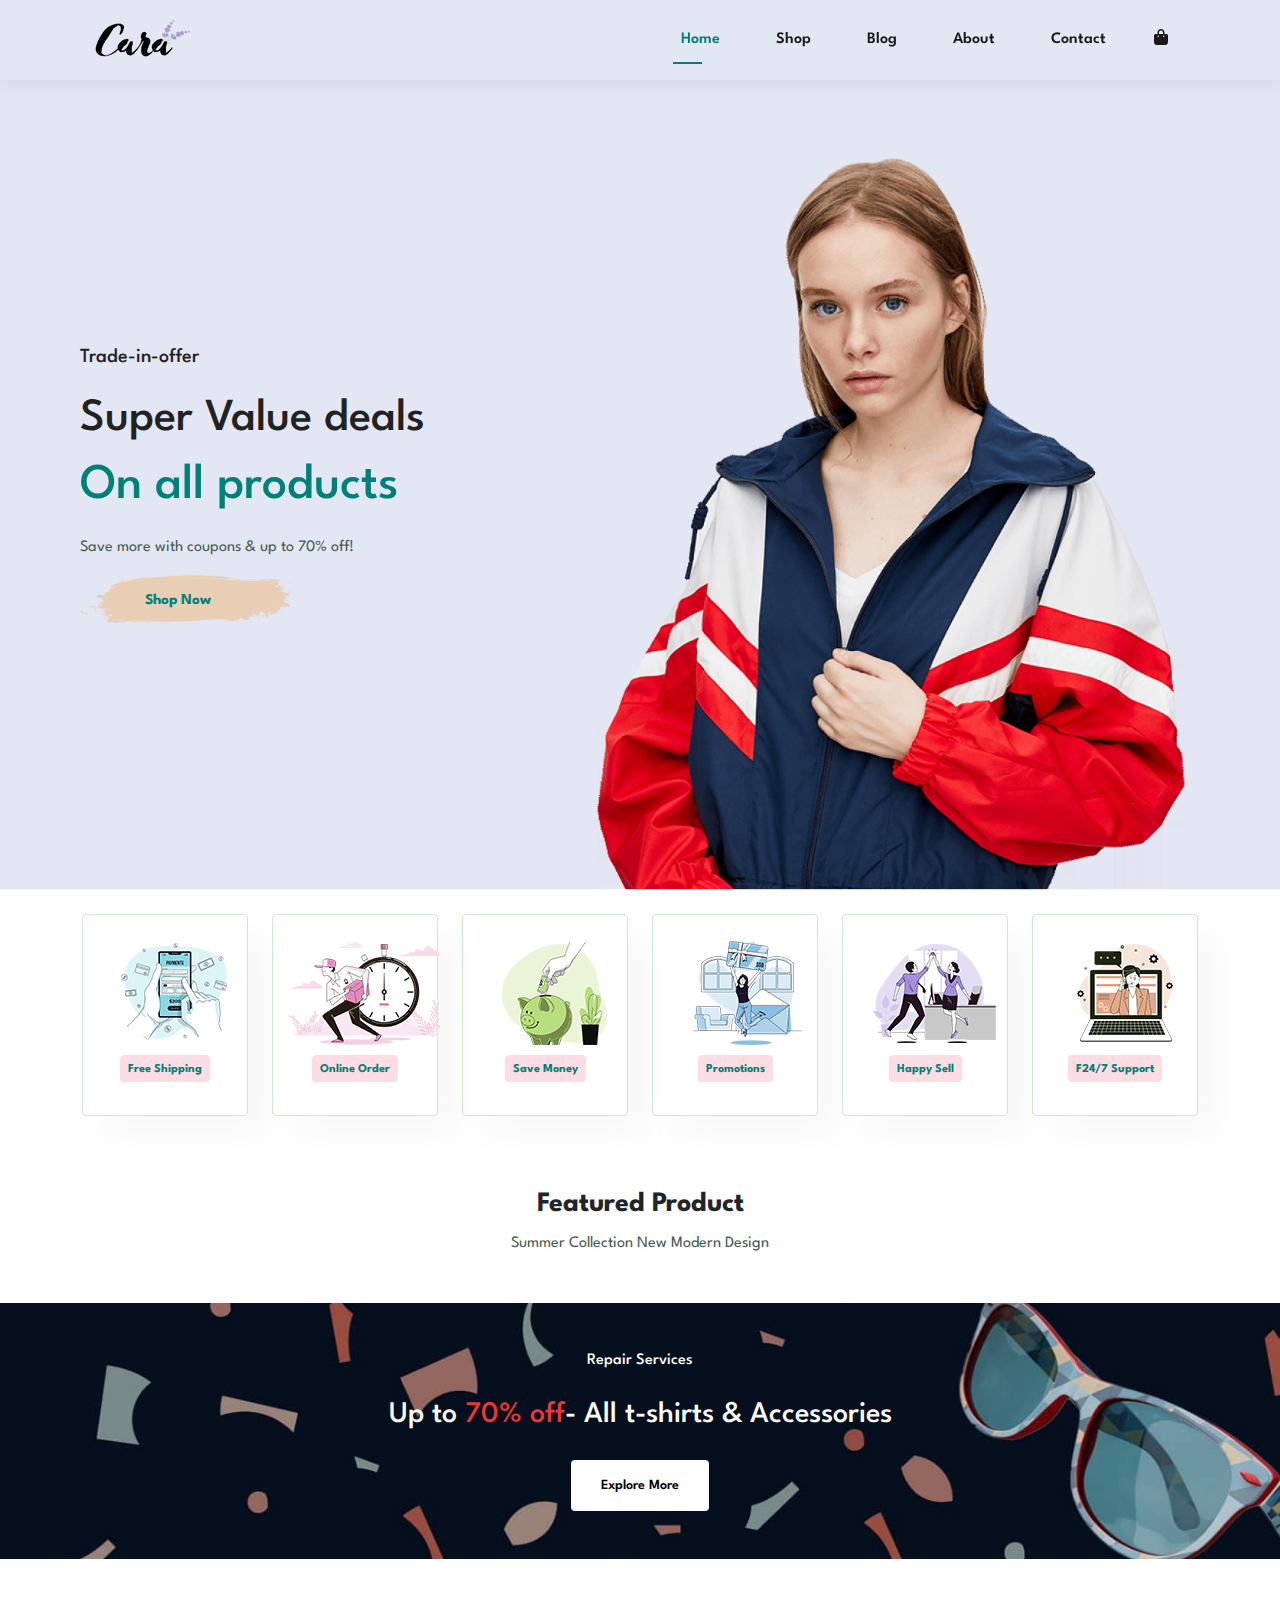
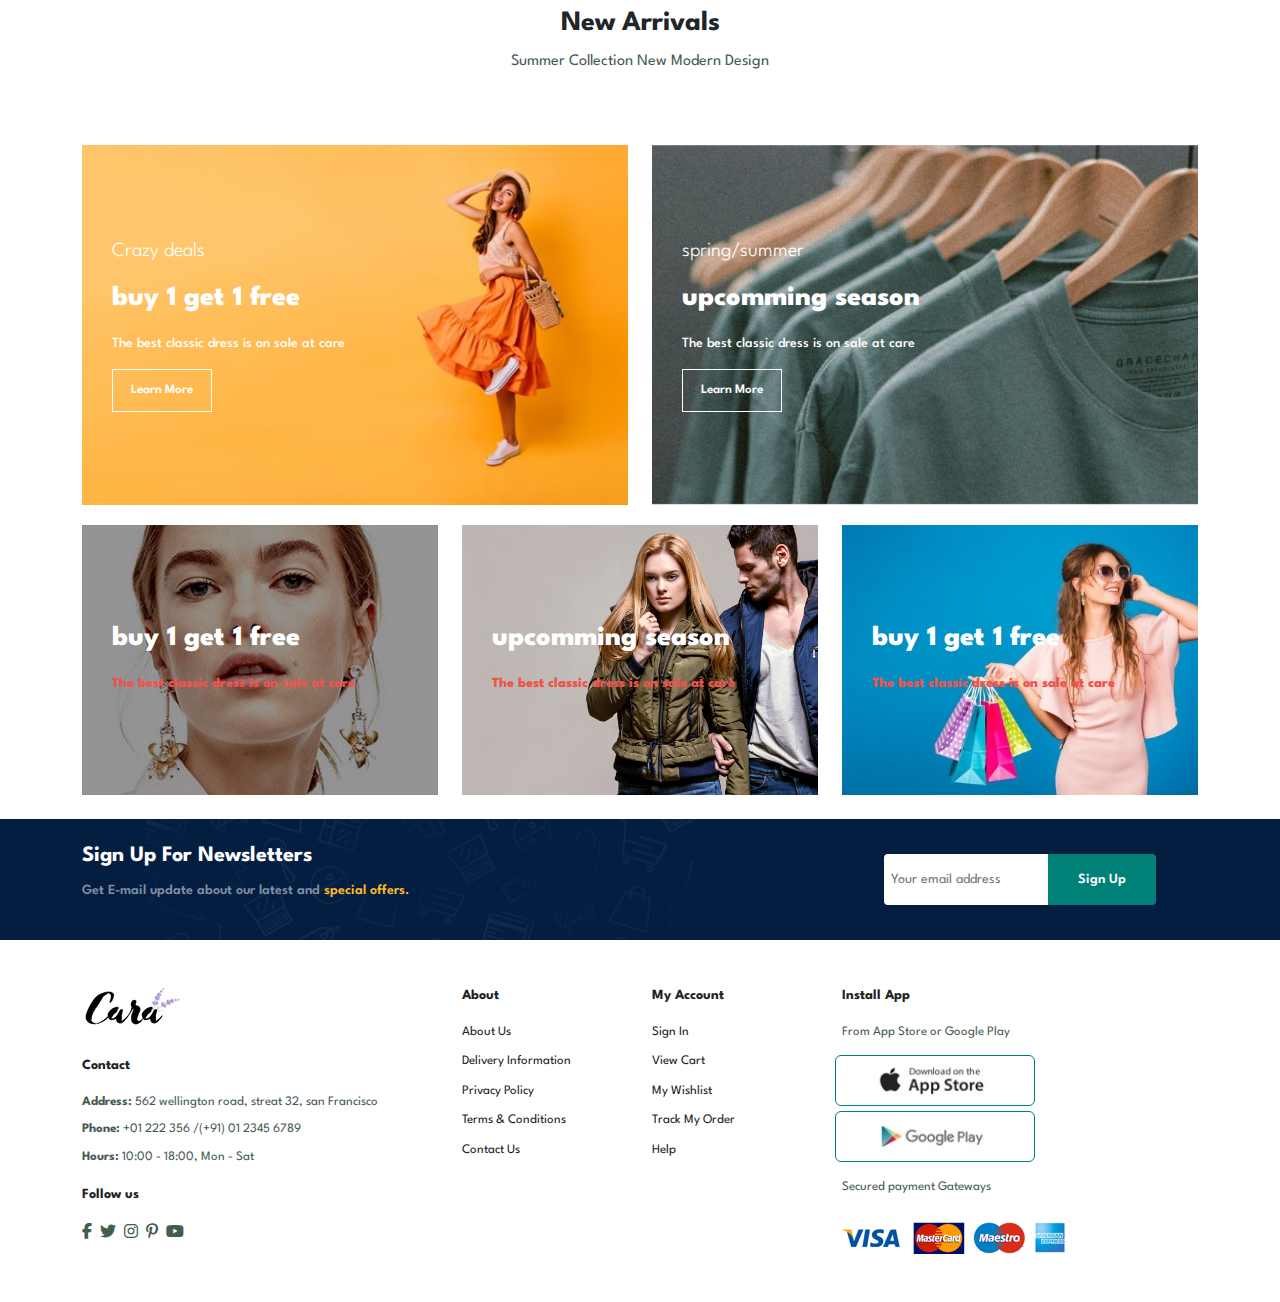
<file: index.html>
<!DOCTYPE html>
<html lang="en">
  <head>
    <meta charset="UTF-8" />
    <meta name="viewport" content="width=device-width, initial-scale=1.0" />
    <link rel="stylesheet" href="css/all.min.css" />
    <link rel="stylesheet" href="css/owl.carousel.css" />
    <link rel="stylesheet" href="css/owl.theme.css" />
    <link rel="stylesheet" href="css/bootstrap.min.css" />
    <link rel="stylesheet" href="css/main.css" />
    <title>Cara</title>
  </head>
  <body>


    <nav class="header navbar navbar-expand-lg " id="header">
      <div class="container">
        <a href="#"><img src="img/logo.png" alt="logo" /></a>
        <button class="navbar-toggler" type="button" data-bs-toggle="collapse" data-bs-target="#navbarSupportedContent" aria-controls="navbarSupportedContent" aria-expanded="false" aria-label="Toggle navigation">
          <span class="navbar-toggler-icon"></span>
        </button>
        <div class="collapse navbar-collapse" id="navbarSupportedContent">
          <ul id="navbar" class="navbar-nav ms-auto mb-2 mb-lg-0">
            <li class="nav-item">
              <a class="nav-link active" aria-current="page" href="#">Home</a>
            </li>
            <li class="nav-item">
              <a class="nav-link" href="shop.html">Shop</a>
            </li>
            <li class="nav-item">
              <a class="nav-link" href="blog.html">Blog</a>
            </li>
            <li class="nav-item">
              <a class="nav-link" href="about.html">About</a>
            </li>
            <li class="nav-item">
              <a class="nav-link" href="contact.html">Contact</a>
            </li>
            <li>
              <a href="cart.html"><i class="fa fa-shopping-bag"></i></a>
            </li>
          </ul>
 
        </div>
      </div>
    </nav>







    <!-- start hero -->
    <section id="hero">
      <h4>Trade-in-offer</h4>
      <h2>Super Value deals</h2>
      <h1>On all products</h1>
      <p>Save more with coupons & up to 70% off!</p>
      <button>Shop Now</button>
    </section>
    <!-- end hero -->

    <!-- start feature -->
    <section class="feature py-4" id="feature">
      <div class="container">
        <div class="row gy-3">
          <div class="col-lg-2 col-md-4">
            <div class="box text-center">
              <img src="img/features/f1.png" alt="" />
              <h6>Free Shipping</h6>
            </div>
          </div>
          <div class="col-lg-2 col-md-4">
            <div class="box text-center">
              <img src="img/features/f2.png" alt="" />
              <h6>Online Order</h6>
            </div>
          </div>
          <div class="col-lg-2 col-md-4">
            <div class="box text-center">
              <img src="img/features/f3.png" alt="" />
              <h6>Save Money</h6>
            </div>
          </div>
          <div class="col-lg-2 col-md-4">
            <div class="box text-center">
              <img src="img/features/f4.png" alt="" />
              <h6>Promotions</h6>
            </div>
          </div>
          <div class="col-lg-2 col-md-4">
            <div class="box text-center">
              <img src="img/features/f5.png" alt="" />
              <h6>Happy Sell</h6>
            </div>
          </div>
          <div class="col-lg-2 col-md-4">
            <div class="box text-center">
              <img src="img/features/f6.png" alt="" />
              <h6>F24/7 Support</h6>
            </div>
          </div>
        </div>
      </div>
    </section>
    <!-- end feature -->

    <!-- start featured product -->
    <section class="product1 py-5" id="product1">
      <div class="container">
        <div class="header-text text-center">
          <h3>Featured Product</h3>
          <p>Summer Collection New Modern Design</p>
        </div>
        <div class="row gy-3" id="box">

        </div>
      </div>
    </section>
    <!-- end featured product -->

    <!-- start banner -->
    <section class="banner py-5" id="banner">
      <h4>Repair Services</h4>
      <h2>Up to <span>70% off</span>- All t-shirts & Accessories</h2>
      <button class="normal">Explore More</button>
    </section>
    <!-- end banner -->


    <!-- start New Arrivals -->
    <section class="product1 py-5" id="product1">
      <div class="container">
        <div class="header-text text-center">
          <h3>New Arrivals</h3>
          <p>Summer Collection New Modern Design</p>
        </div>
        <div class="row gy-3" id="box">

        </div>
      </div>
    </section>
    <!-- end New Arrivals -->


    <!-- start sm-banner -->
    <section class="sm-banner py-4" id="sm-banner">
      <div class="container">
        <div class="row gy-3">
            <div class="col-md-6">
              <div class="banner-box">
                <h4>Crazy deals</h4>
                <h2>buy 1 get 1 free</h2>
                <span>The best classic dress is on sale at care</span>
                <button class="whi">Learn More</button>
              </div>
            </div>
            <div class="col-md-6">
              <div class="banner-box banner-box2">
                <h4>spring/summer</h4>
                <h2>upcomming season</h2>
                <span>The best classic dress is on sale at care</span>
                <button class="whi">Learn More</button>
              </div>
            </div>
        </div>
        <div class="row gy-3 mt-1">
            <div class="col-md-4">
              <div class="banner-box banner-box3">
                <h2>buy 1 get 1 free</h2>
                <span class="re">The best classic dress is on sale at care</span>
              </div>
            </div>
            <div class="col-md-4">
              <div class="banner-box banner-box4">
                <h2>upcomming season</h2>
                <span class="re">The best classic dress is on sale at care</span>
              </div>
            </div>
            <div class="col-md-4">
              <div class="banner-box banner-box5">
                <h2>buy 1 get 1 free</h2>
                <span class="re">The best classic dress is on sale at care</span>
              </div>
            </div>
        </div>

      </div>
    </section>
    <!-- end sm-banner -->


    <!-- start newsletter -->
    <section class="newsletter py-4 " id="newsletter">
        <div class="container">
            <div class="row justify-content-center align-items-center">
                <div class="col-md-8">
                    <div class="newstext">
                        <h4>Sign Up For Newsletters</h4>
                        <p>Get E-mail update about our latest and <span>special offers.</span></p>
                    </div>
                </div>
                <div class="col-md-4">
                    <div class="form">
                        <input type="text" placeholder="Your email address">
                        <button class="normal">Sign Up</button>
                    </div>
                </div>

    </div>
    </div>
    </section>
    <!-- end newsletter -->


    <!-- start footer -->
    <footer class="py-5">
      <div class="container">
        <div class="row gy-5">
          <div class="col-lg-4 col-md-6">
            <img class="logo" src="img/logo.png" alt="">
            <h4>Contact</h4>
            <p><strong>Address: </strong>562 wellington road, streat 32, san Francisco</p>
            <p><strong>Phone: </strong>+01 222 356 /(+91) 01 2345 6789</p>
            <p><strong>Hours: </strong>10:00 - 18:00, Mon - Sat</p>
            <div class="follow">
              <h4>Follow us</h4>
              <div class="icon">
                <i class="fa fa-brands fa-facebook-f"></i>
                <i class="fa fa-brands fa-twitter"></i>
                <i class="fa fa-brands fa-instagram"></i>
                <i class="fa fa-brands fa-pinterest-p"></i>
                <i class="fa fa-brands fa-youtube"></i>

              </div>
            </div>
          </div>
          <div class="col-lg-2 col-md-3">
            <h4>About</h4>
            <a href="">About Us</a>
            <a href="">Delivery Information</a>
            <a href="">Privacy Policy</a>
            <a href="">Terms & Conditions</a>
            <a href="">Contact Us</a>
          </div>
          <div class="col-lg-2 col-md-3">
            <h4>My Account</h4>
            <a href="">Sign In</a>
            <a href="">View Cart</a>
            <a href="">My Wishlist</a>
            <a href="">Track My Order</a>
            <a href="">Help</a>
          </div>
          <div class="col-lg-4 col-md-6">
            <h4>Install App</h4>
            <p>From App Store or Google Play</p>
            <div class="row">
                <img class="pay " src="img/pay/app.jpg" alt="">
                <img class="pay " src="img/pay/play.jpg" alt="">
            </div>
            <p class="py-3">Secured payment Gateways</p>
            <img src="img/pay/pay.png"">
          </div>
        </div>
      </div>
    </footer>
    <!-- end footer -->

    <script src="js/bootstrap.bundle.min.js"></script>
    <script src="js/jquery-3.7.1.min.js"></script>
    <script src="js/owl.carousel.js"></script>
    <script src="js/main.js"></script>
  </body>
</html>
</file>
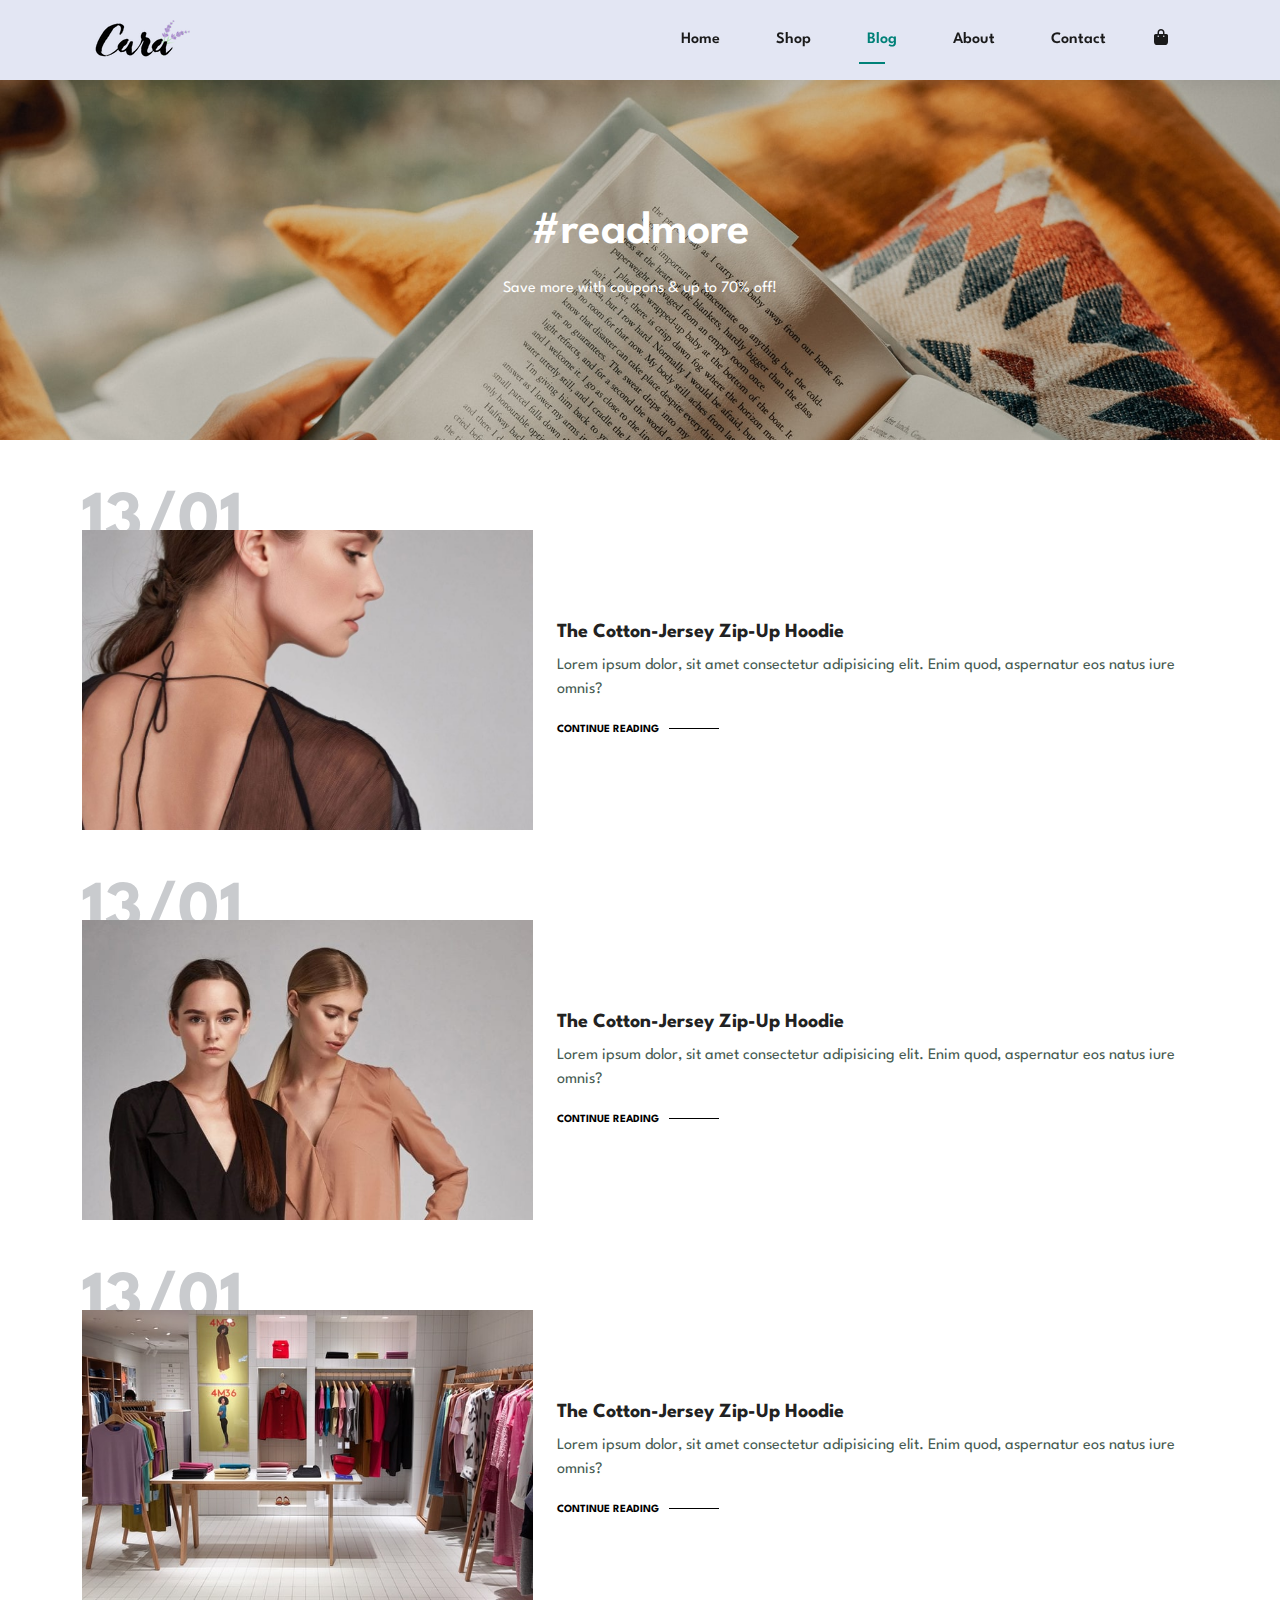
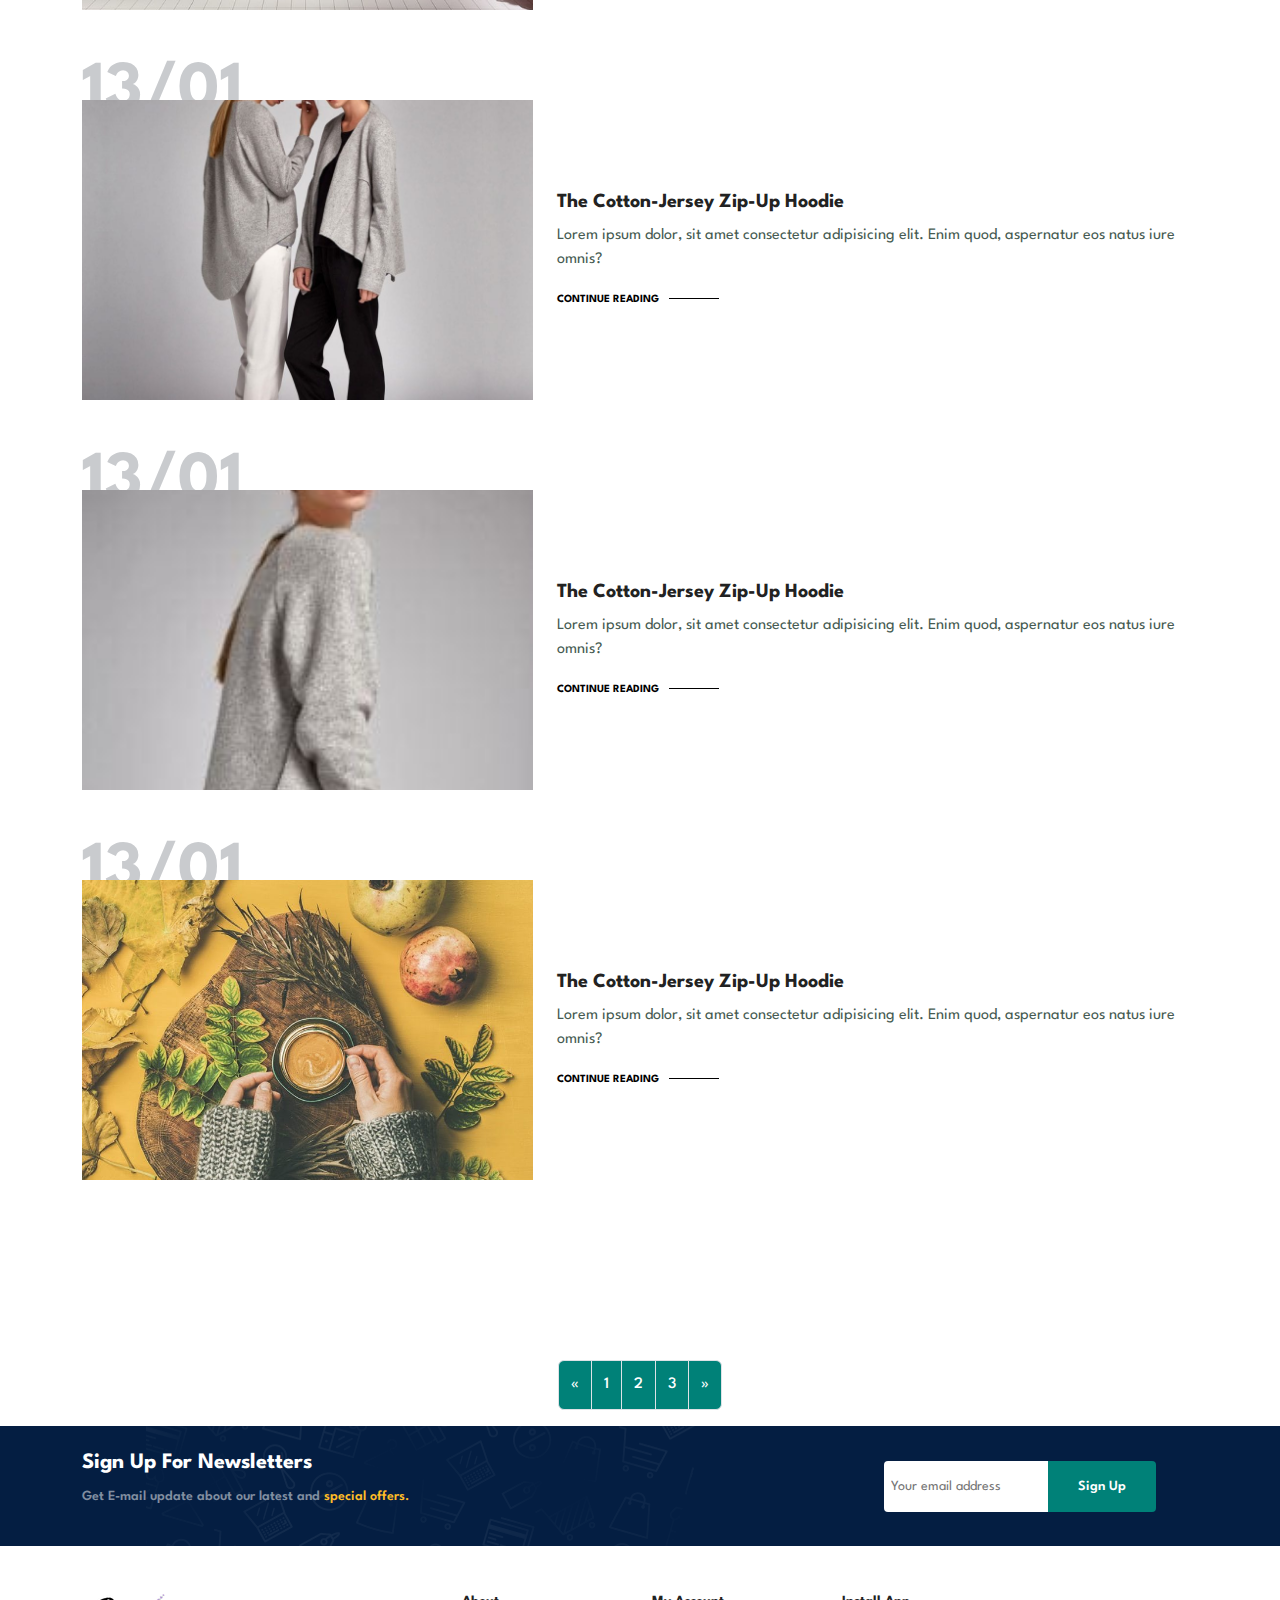
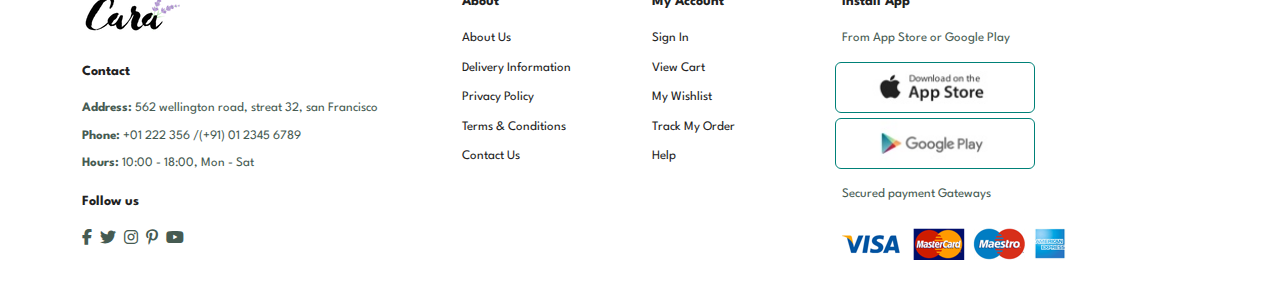
<file: blog.html>
<!DOCTYPE html>
<html lang="en">
  <head>
    <meta charset="UTF-8" />
    <meta name="viewport" content="width=device-width, initial-scale=1.0" />
    <link rel="stylesheet" href="css/all.min.css" />
    <link rel="stylesheet" href="css/owl.carousel.css" />
    <link rel="stylesheet" href="css/owl.theme.css" />
    <link rel="stylesheet" href="css/bootstrap.min.css" />
    <link rel="stylesheet" href="css/main.css" />
    <title>Cara</title>
  </head>
  <body>

    <!-- start header -->
    <nav class="header navbar navbar-expand-lg " id="header">
      <div class="container">
        <a href="#"><img src="img/logo.png" alt="logo" /></a>
        <button class="navbar-toggler" type="button" data-bs-toggle="collapse" data-bs-target="#navbarSupportedContent" aria-controls="navbarSupportedContent" aria-expanded="false" aria-label="Toggle navigation">
          <span class="navbar-toggler-icon"></span>
        </button>
        <div class="collapse navbar-collapse" id="navbarSupportedContent">
          <ul id="navbar" class="navbar-nav ms-auto mb-2 mb-lg-0">
            <li class="nav-item">
              <a class="nav-link " aria-current="page" href="/">Home</a>
            </li>
            <li class="nav-item">
              <a class="nav-link " href="shop.html">Shop</a>
            </li>
            <li class="nav-item">
              <a class="nav-link active" href="blog.html">Blog</a>
            </li>
            <li class="nav-item">
              <a class="nav-link" href="about.html">About</a>
            </li>
            <li class="nav-item">
              <a class="nav-link" href="contact.html">Contact</a>
            </li>
            <li>
              <a href="cart.html"><i class="fa fa-shopping-bag"></i></a>
            </li>
          </ul>
 
        </div>
      </div>
    </nav>
    <!-- start header -->


    <!-- start hero -->
    <section id="page-header" class="blog-header">
      <h2>#readmore</h2>
      <p>Save more with coupons & up to 70% off!</p>
    </section>
    <!-- end hero -->


    <section id="blog" class="py-5">
        <div class="container">
            <div class="row gy-3">
                <div class="col-md-5">
                    <img src="img/blog/b1.jpg" alt="">
                </div>
                <div class="col-md-7 align-self-center">
                    <h4 class="fw-bold">The Cotton-Jersey Zip-Up Hoodie</h4>
                    <p>Lorem ipsum dolor, sit amet consectetur adipisicing elit. Enim quod, aspernatur eos natus iure omnis?</p>
                    <a href="#">CONTINUE READING</a>
                </div>
                <h1>13/01</h1>
            </div>
            <div class="row gy-3">
                <div class="col-md-5">
                    <img src="img/blog/b2.jpg" alt="">
                </div>
                <div class="col-md-7 align-self-center">
                    <h4 class="fw-bold">The Cotton-Jersey Zip-Up Hoodie</h4>
                    <p>Lorem ipsum dolor, sit amet consectetur adipisicing elit. Enim quod, aspernatur eos natus iure omnis?</p>
                    <a href="#">CONTINUE READING</a>
                </div>
                <h1>13/01</h1>
            </div>
            <div class="row gy-3">
                <div class="col-md-5">
                    <img src="img/blog/b3.jpg" alt="">
                </div>
                <div class="col-md-7 align-self-center">
                    <h4 class="fw-bold">The Cotton-Jersey Zip-Up Hoodie</h4>
                    <p>Lorem ipsum dolor, sit amet consectetur adipisicing elit. Enim quod, aspernatur eos natus iure omnis?</p>
                    <a href="#">CONTINUE READING</a>
                </div>
                <h1>13/01</h1>
            </div>
            <div class="row gy-3">
                <div class="col-md-5">
                    <img src="img/blog/b4.jpg" alt="">
                </div>
                <div class="col-md-7 align-self-center">
                    <h4 class="fw-bold">The Cotton-Jersey Zip-Up Hoodie</h4>
                    <p>Lorem ipsum dolor, sit amet consectetur adipisicing elit. Enim quod, aspernatur eos natus iure omnis?</p>
                    <a href="#">CONTINUE READING</a>
                </div>
                <h1>13/01</h1>
            </div>
            <div class="row gy-3">
                <div class="col-md-5">
                    <img src="img/blog/b5.jpg" alt="">
                </div>
                <div class="col-md-7 align-self-center">
                    <h4 class="fw-bold">The Cotton-Jersey Zip-Up Hoodie</h4>
                    <p>Lorem ipsum dolor, sit amet consectetur adipisicing elit. Enim quod, aspernatur eos natus iure omnis?</p>
                    <a href="#">CONTINUE READING</a>
                </div>
                <h1>13/01</h1>
            </div>
            <div class="row gy-3">
                <div class="col-md-5">
                    <img src="img/blog/b6.jpg" alt="">
                </div>
                <div class="col-md-7 align-self-center">
                    <h4 class="fw-bold">The Cotton-Jersey Zip-Up Hoodie</h4>
                    <p>Lorem ipsum dolor, sit amet consectetur adipisicing elit. Enim quod, aspernatur eos natus iure omnis?</p>
                    <a href="#">CONTINUE READING</a>
                </div>
                <h1>13/01</h1>
            </div>
        </div>
    </section>


    <nav aria-label="Page navigation" class="" id="pagination">
        <ul class="pagination justify-content-center">
          <li class="page-item">
            <a class="page-link" href="#" aria-label="Previous">
              <span aria-hidden="true">&laquo;</span>
            </a>
          </li>
          <li class="page-item"><a class="page-link" href="#">1</a></li>
          <li class="page-item"><a class="page-link" href="#">2</a></li>
          <li class="page-item"><a class="page-link" href="#">3</a></li>
          <li class="page-item">
            <a class="page-link" href="#" aria-label="Next">
              <span aria-hidden="true">&raquo;</span>
            </a>
          </li>
        </ul>
      </nav>
    </div>
  </div>


 


    <!-- start newsletter -->
    <section class="newsletter py-4 " id="newsletter">
        <div class="container">
            <div class="row justify-content-between align-items-center">
                <div class="col-md-8">
                    <div class="newstext">
                        <h4>Sign Up For Newsletters</h4>
                        <p>Get E-mail update about our latest and <span>special offers.</span></p>
                    </div>
                </div>
                <div class="col-md-4">
                    <div class="form">
                        <input type="text" placeholder="Your email address">
                        <button class="normal">Sign Up</button>
                    </div>
                </div>

    </div>
    </div>
    </section>
    <!-- end newsletter -->


    <!-- start footer -->
    <footer class="py-5">
      <div class="container">
        <div class="row gy-5">
          <div class="col-lg-4 col-md-6">
            <img class="logo" src="img/logo.png" alt="">
            <h4>Contact</h4>
            <p><strong>Address: </strong>562 wellington road, streat 32, san Francisco</p>
            <p><strong>Phone: </strong>+01 222 356 /(+91) 01 2345 6789</p>
            <p><strong>Hours: </strong>10:00 - 18:00, Mon - Sat</p>
            <div class="follow">
              <h4>Follow us</h4>
              <div class="icon">
                <i class="fa fa-brands fa-facebook-f"></i>
                <i class="fa fa-brands fa-twitter"></i>
                <i class="fa fa-brands fa-instagram"></i>
                <i class="fa fa-brands fa-pinterest-p"></i>
                <i class="fa fa-brands fa-youtube"></i>

              </div>
            </div>
          </div>
          <div class="col-lg-2 col-md-3">
            <h4>About</h4>
            <a href="">About Us</a>
            <a href="">Delivery Information</a>
            <a href="">Privacy Policy</a>
            <a href="">Terms & Conditions</a>
            <a href="">Contact Us</a>
          </div>
          <div class="col-lg-2 col-md-3">
            <h4>My Account</h4>
            <a href="">Sign In</a>
            <a href="">View Cart</a>
            <a href="">My Wishlist</a>
            <a href="">Track My Order</a>
            <a href="">Help</a>
          </div>
          <div class="col-lg-4 col-md-6">
            <h4>Install App</h4>
            <p>From App Store or Google Play</p>
            <div class="row">
                <img class="pay " src="img/pay/app.jpg" alt="">
                <img class="pay " src="img/pay/play.jpg" alt="">
            </div>
            <p class="py-3">Secured payment Gateways</p>
            <img src="img/pay/pay.png"">
          </div>
        </div>
      </div>
    </footer>
    <!-- end footer -->

    <script src="js/bootstrap.bundle.min.js"></script>
    <script src="js/jquery-3.7.1.min.js"></script>
    <script src="js/owl.carousel.js"></script>
    <script src="js/main.js"></script>
  </body>
</html>
</file>
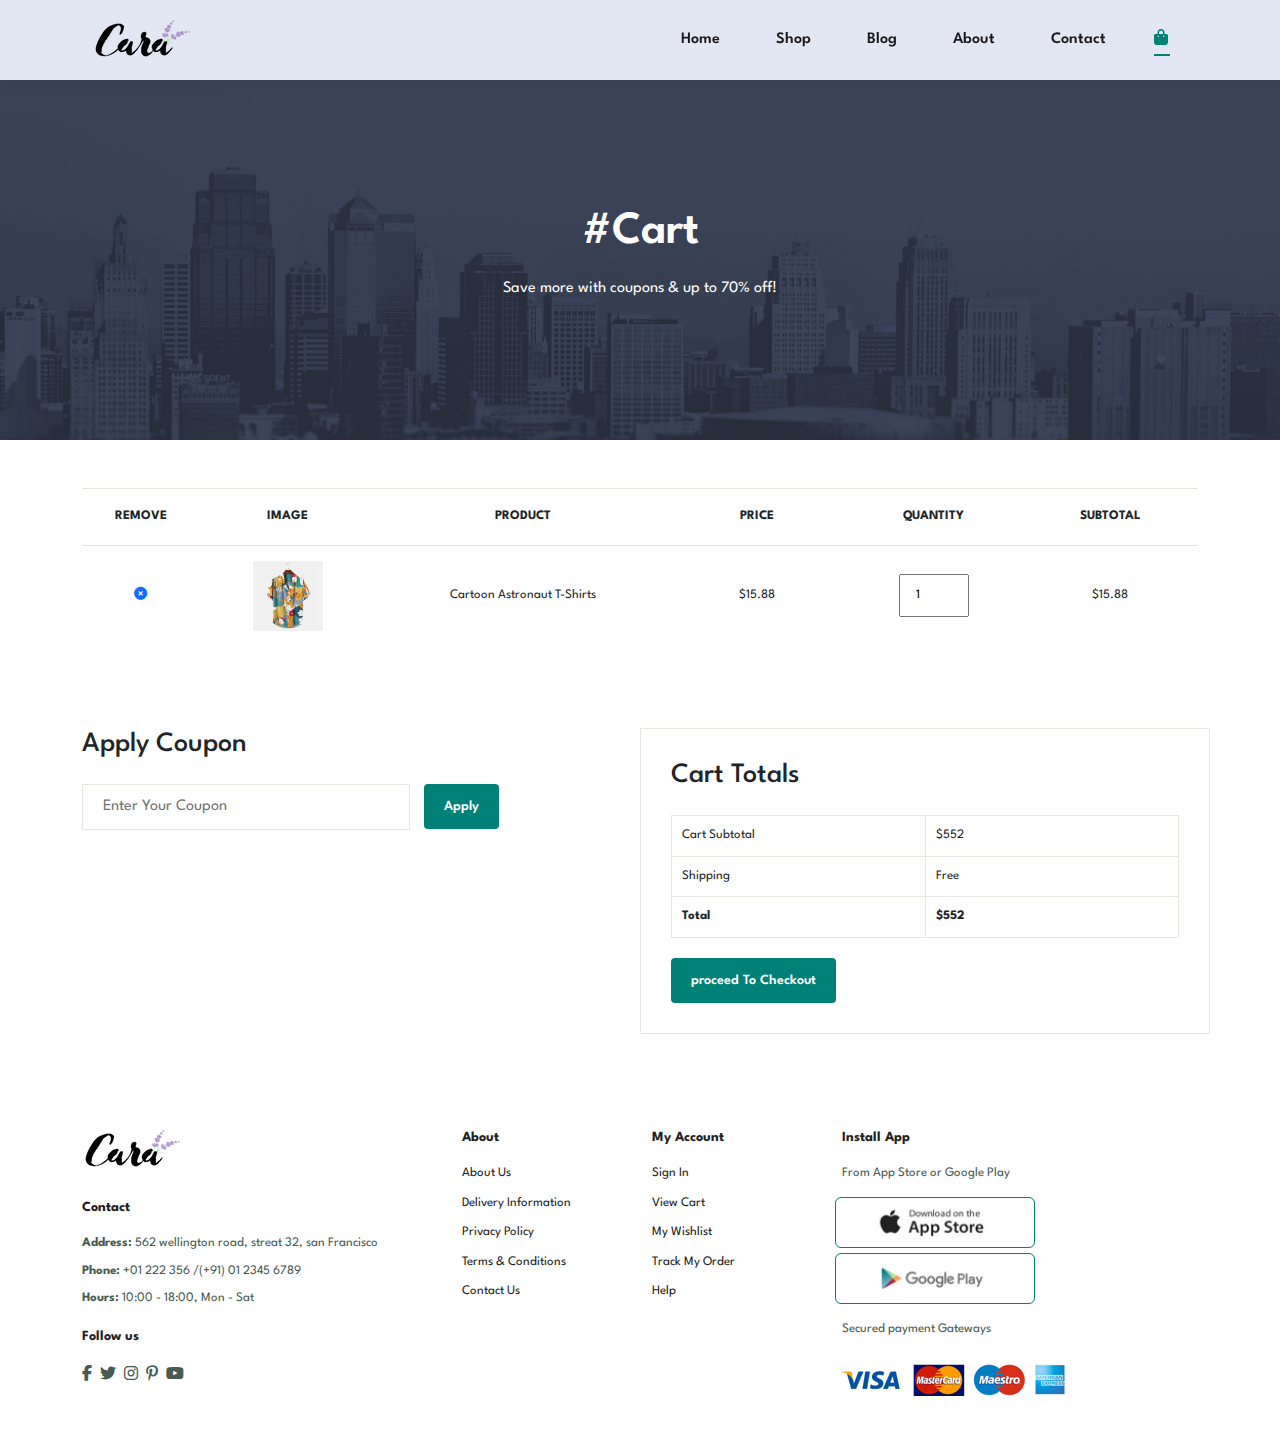
<file: cart.html>
<!DOCTYPE html>
<html lang="en">
  <head>
    <meta charset="UTF-8" />
    <meta name="viewport" content="width=device-width, initial-scale=1.0" />
    <link rel="stylesheet" href="css/all.min.css" />
    <link rel="stylesheet" href="css/owl.carousel.css" />
    <link rel="stylesheet" href="css/owl.theme.css" />
    <link rel="stylesheet" href="css/bootstrap.min.css" />
    <link rel="stylesheet" href="css/main.css" />
    <title>Cara</title>
  </head>
  <body>

    <!-- start header -->
    <nav class="header navbar navbar-expand-lg " id="header">
      <div class="container">
        <a href="#"><img src="img/logo.png" alt="logo" /></a>
        <button class="navbar-toggler" type="button" data-bs-toggle="collapse" data-bs-target="#navbarSupportedContent" aria-controls="navbarSupportedContent" aria-expanded="false" aria-label="Toggle navigation">
          <span class="navbar-toggler-icon"></span>
        </button>
        <div class="collapse navbar-collapse" id="navbarSupportedContent">
          <ul id="navbar" class="navbar-nav ms-auto mb-2 mb-lg-0">
            <li class="nav-item">
              <a class="nav-link " aria-current="page" href="/">Home</a>
            </li>
            <li class="nav-item">
              <a class="nav-link " href="shop.html">Shop</a>
            </li>
            <li class="nav-item">
              <a class="nav-link" href="blog.html">Blog</a>
            </li>
            <li class="nav-item">
              <a class="nav-link " href="about.html">About</a>
            </li>
            <li class="nav-item">
              <a class="nav-link" href="contact.html">Contact</a>
            </li>
            <li>
              <a class="active" href="cart.html"><i class="fa fa-shopping-bag"></i></a>
            </li>
          </ul>
 
        </div>
      </div>
    </nav>
    <!-- start header -->


    <!-- start hero -->
    <section id="page-header" class="about-header">
        <h2>#Cart</h2>
        <p>Save more with coupons & up to 70% off!</p>
    </section>
    <!-- end hero -->



    <!-- start cart -->
    <section id="cart" class="py-5"> 
        <div class="container">
            <div class="row">
                <div class="col-12">
                    <table width="100%">
                        <thead>
                          <tr>
                            <td>Remove</td>
                            <td>Image</td>
                            <td>Product</td>
                            <td>Price</td>
                            <td>Quantity</td>
                            <td>Subtotal</td>
                          </tr>  
                        </thead>

                        <tbody>
                            <tr>
                                <td><a href="#"><i class="fa fa-times-circle"></i></a></td>
                                <td><img src="img/products/f1.jpg" alt=""></td>
                                <td>Cartoon Astronaut T-Shirts</td>
                                <td>$15.88</td>
                                <td><input type="number" value="1"></td>
                                <td>$15.88</td>
                            </tr>
                        </tbody>
                    </table>
                </div>
            </div>
        </div>

    </section>
    <!-- end cart -->


    <!-- start cartAdd -->
    <section id="cart-add" class="py-5">
        <div class="container">
            <div class="row gy-5">
                <div class="col-md-6">
                    <h3>Apply Coupon</h3>
                    <div>
                        <input type="text" placeholder="Enter Your Coupon">
                        <button class="normal">Apply</button>
                    </div>
                </div>
                <div class="col-md-6 totals">
                    <h3>Cart Totals</h3>
                    <table>
                        <tr>
                            <td>Cart Subtotal</td>
                            <td>$552</td>
                        </tr>
                        <tr>
                            <td>Shipping</td>
                            <td>Free</td>
                        </tr>
                        <tr>
                            <td><strong>Total</strong></td>
                            <td><strong>$552</strong></td>
                        </tr>
                    </table>
                    <button class="normal">proceed To Checkout</button>
                </div>
            </div>
        </div>
    </section>
    <!-- end cartAdd -->

    <!-- start footer -->
    <footer class="py-5">
      <div class="container">
        <div class="row gy-5">
          <div class="col-lg-4 col-md-6">
            <img class="logo" src="img/logo.png" alt="">
            <h4>Contact</h4>
            <p><strong>Address: </strong>562 wellington road, streat 32, san Francisco</p>
            <p><strong>Phone: </strong>+01 222 356 /(+91) 01 2345 6789</p>
            <p><strong>Hours: </strong>10:00 - 18:00, Mon - Sat</p>
            <div class="follow">
              <h4>Follow us</h4>
              <div class="icon">
                <i class="fa fa-brands fa-facebook-f"></i>
                <i class="fa fa-brands fa-twitter"></i>
                <i class="fa fa-brands fa-instagram"></i>
                <i class="fa fa-brands fa-pinterest-p"></i>
                <i class="fa fa-brands fa-youtube"></i>

              </div>
            </div>
          </div>
          <div class="col-lg-2 col-md-3">
            <h4>About</h4>
            <a href="">About Us</a>
            <a href="">Delivery Information</a>
            <a href="">Privacy Policy</a>
            <a href="">Terms & Conditions</a>
            <a href="">Contact Us</a>
          </div>
          <div class="col-lg-2 col-md-3">
            <h4>My Account</h4>
            <a href="">Sign In</a>
            <a href="">View Cart</a>
            <a href="">My Wishlist</a>
            <a href="">Track My Order</a>
            <a href="">Help</a>
          </div>
          <div class="col-lg-4 col-md-6">
            <h4>Install App</h4>
            <p>From App Store or Google Play</p>
            <div class="row">
                <img class="pay " src="img/pay/app.jpg" alt="">
                <img class="pay " src="img/pay/play.jpg" alt="">
            </div>
            <p class="py-3">Secured payment Gateways</p>
            <img src="img/pay/pay.png"">
          </div>
        </div>
      </div>
    </footer>
    <!-- end footer -->

    <script src="js/bootstrap.bundle.min.js"></script>
    <script src="js/jquery-3.7.1.min.js"></script>
    <script src="js/owl.carousel.js"></script>
    <script src="js/main.js"></script>
  </body>
</html>
</file>
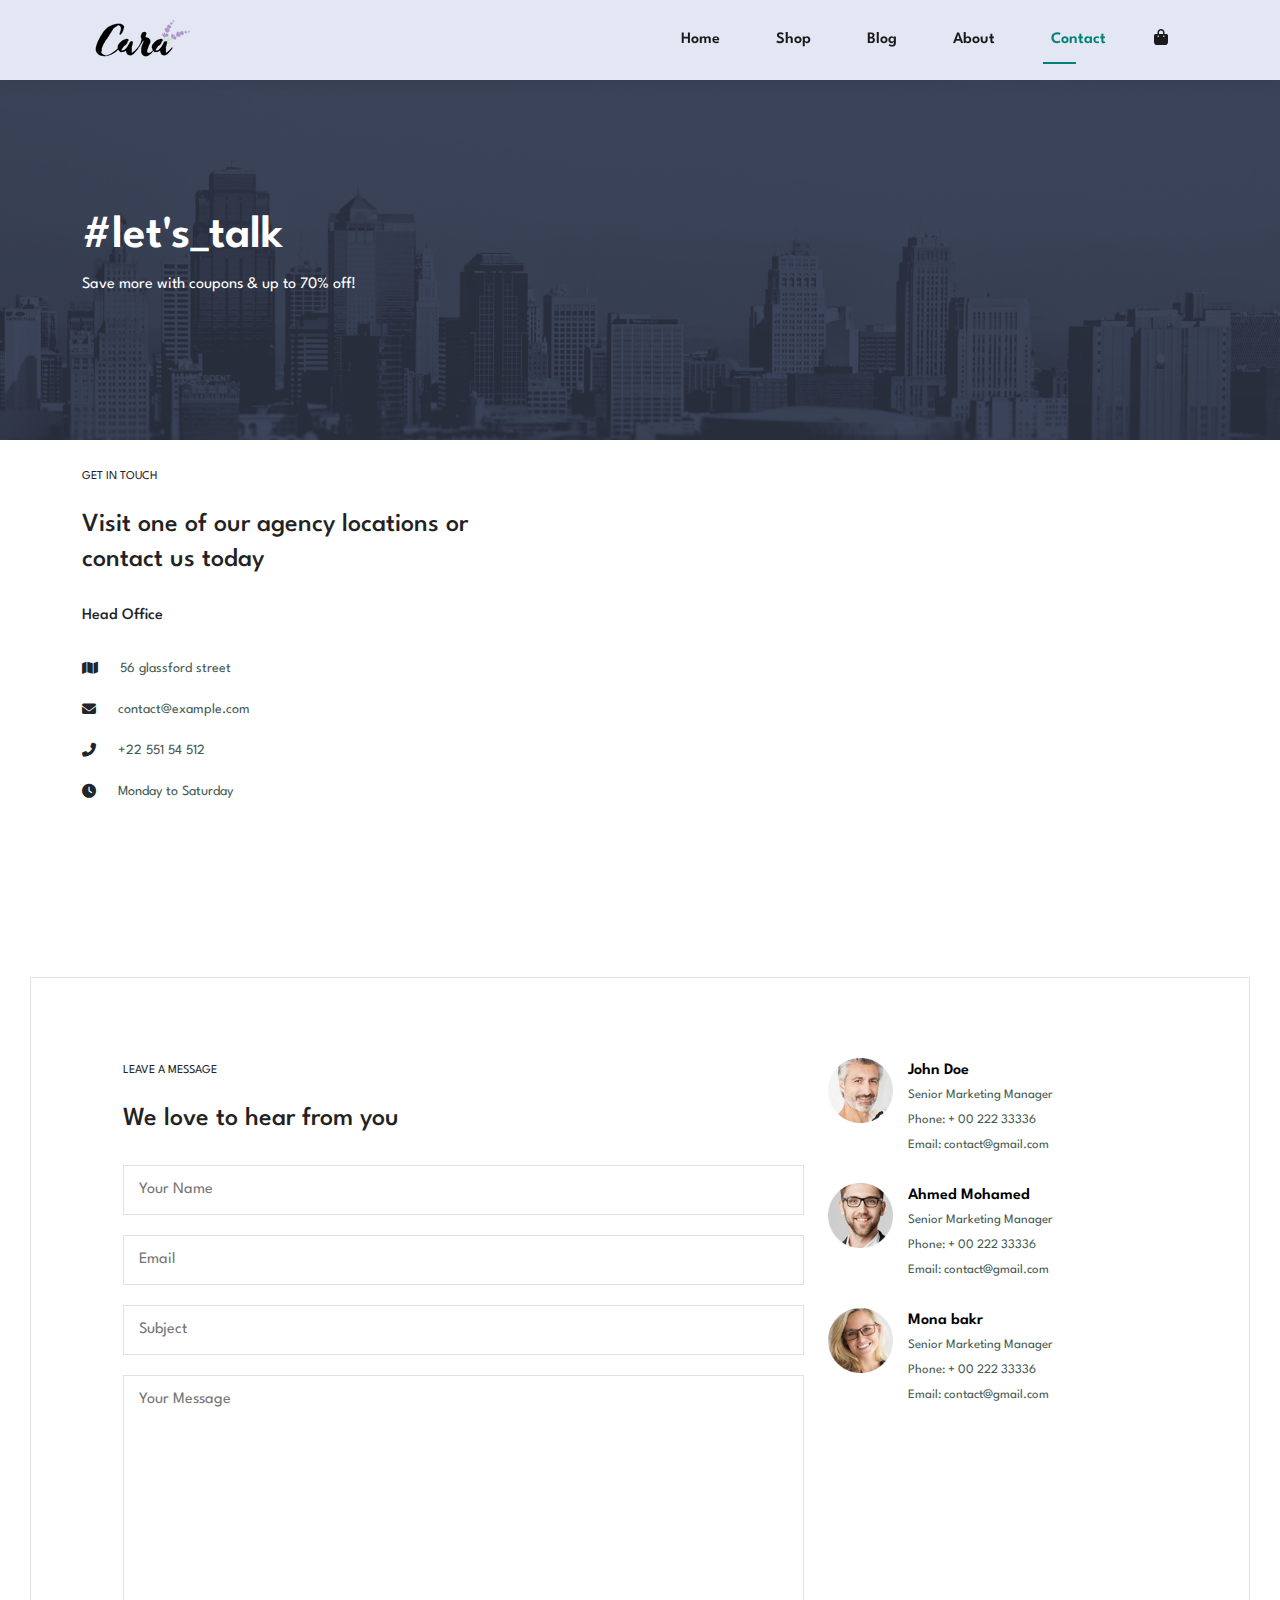
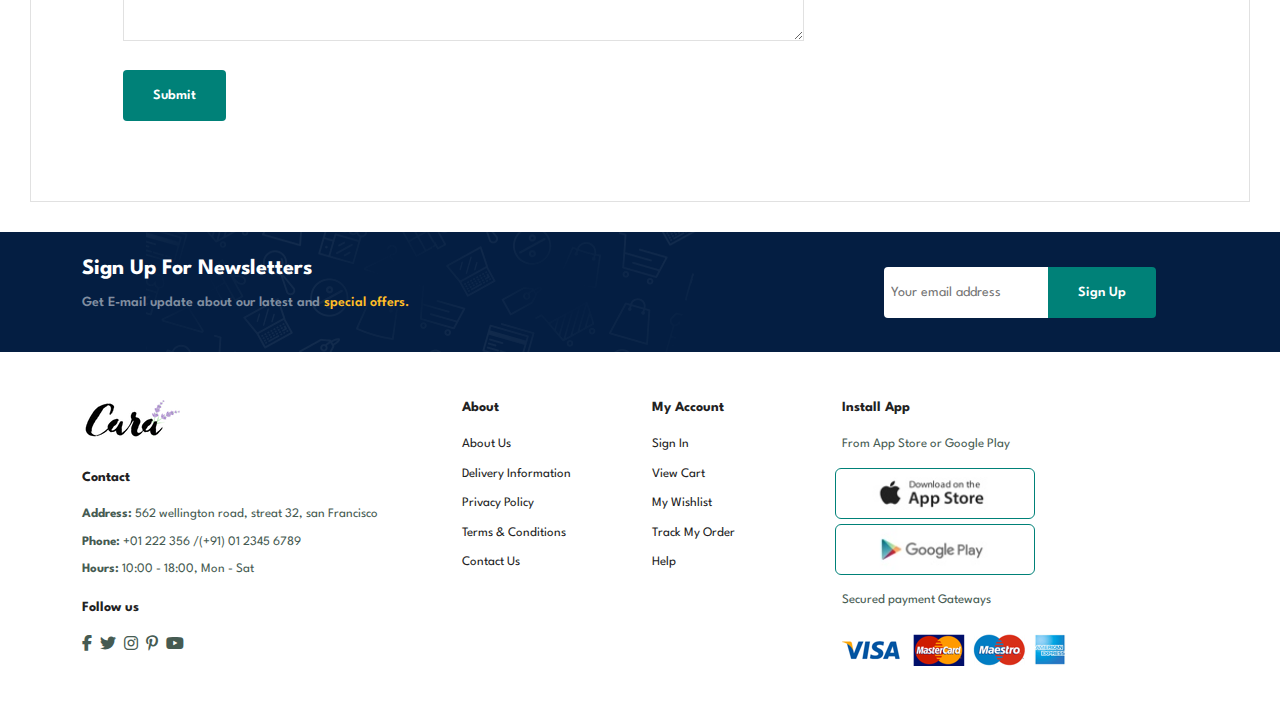
<file: contact.html>
<!DOCTYPE html>
<html lang="en">
  <head>
    <meta charset="UTF-8" />
    <meta name="viewport" content="width=device-width, initial-scale=1.0" />
    <link rel="stylesheet" href="css/all.min.css" />
    <link rel="stylesheet" href="css/owl.carousel.css" />
    <link rel="stylesheet" href="css/owl.theme.css" />
    <link rel="stylesheet" href="css/bootstrap.min.css" />
    <link rel="stylesheet" href="css/main.css" />
    <title>Cara</title>
  </head>
  <body>

    <!-- start header -->
    <nav class="header navbar navbar-expand-lg " id="header">
      <div class="container">
        <a href="#"><img src="img/logo.png" alt="logo" /></a>
        <button class="navbar-toggler" type="button" data-bs-toggle="collapse" data-bs-target="#navbarSupportedContent" aria-controls="navbarSupportedContent" aria-expanded="false" aria-label="Toggle navigation">
          <span class="navbar-toggler-icon"></span>
        </button>
        <div class="collapse navbar-collapse" id="navbarSupportedContent">
          <ul id="navbar" class="navbar-nav ms-auto mb-2 mb-lg-0">
            <li class="nav-item">
              <a class="nav-link " aria-current="page" href="/">Home</a>
            </li>
            <li class="nav-item">
              <a class="nav-link " href="shop.html">Shop</a>
            </li>
            <li class="nav-item">
              <a class="nav-link" href="blog.html">Blog</a>
            </li>
            <li class="nav-item">
              <a class="nav-link " href="about.html">About</a>
            </li>
            <li class="nav-item">
              <a class="nav-link active" href="contact.html">Contact</a>
            </li>
            <li>
              <a href="cart.html"><i class="fa fa-shopping-bag"></i></a>
            </li>
          </ul>
 
        </div>
      </div>
    </nav>
    <!-- start header -->


    <!-- start hero -->
    <section id="page-header" class="about-header">
        <div class="container">
      <h2>#let's_talk</h2>
      <p>Save more with coupons & up to 70% off!</p>
    </div>
    </section>
    <!-- end hero -->


    <!-- start contact -->
    <section id="contact" class="py-4">
        <div class="container">
            <div class="row">
                <div class="col-md-5">
                    <span>GET IN TOUCH</span>
                    <h2>Visit one of our agency locations or contact us today</h2>
                    <h3>Head Office</h3>
                    <div>
                        <li>
                            <i class="fa fa-map"></i>
                            <p>56 glassford street</p>
                        </li>
                        <li>
                            <i class="fa fa-envelope"></i>
                            <p>contact@example.com</p>
                        </li>
                        <li>
                            <i class="fa fa-phone-alt"></i>
                            <p>+22 551 54 512</p>
                        </li>
                        <li>
                            <i class="fa fa-clock"></i>
                            <p>Monday to Saturday</p>
                        </li>
                    </div>
                </div>
                <div class="col-md-7">
                    <iframe width="100%" src="https://www.google.com/maps/embed?pb=!1m18!1m12!1m3!1d867266.9977728399!2d34.89207600000001!3d31.885895449999996!2m3!1f0!2f0!3f0!3m2!1i1024!2i768!4f13.1!3m3!1m2!1s0x151cf2d28866bdd9%3A0xee17a001d166f686!2z2YHZhNiz2LfZitmG!5e0!3m2!1sar!2seg!4v1711930248738!5m2!1sar!2seg" width="600" height="450" style="border:0;" allowfullscreen="" loading="lazy" referrerpolicy="no-referrer-when-downgrade"></iframe>
                </div>
            </div>
        </div>
    </section>
    <!-- end contact -->


    <!-- start form -->
    <section id="form-details" class="">
        <div class="container">
            <div class="row gy-5">
                <div class="col-md-8">
                    <span>
                    LEAVE A MESSAGE
                    </span>
                    <h2>We love to hear from you</h2>
                    <input type="text" placeholder="Your Name">
                    <input type="text" placeholder="Email">
                    <input type="text" placeholder="Subject">
                    <textarea name="" id="" cols="30" rows="10" placeholder="Your Message"></textarea>
                    <button class="normal">Submit</button>
                </div>
                <div class="col-md-4">
                    <div>
                        <img src="img/people/1.png" alt="">
                        <p><span>John Doe</span> Senior Marketing Manager <br>Phone: + 00 222 33336 <br>Email: contact@gmail.com</p>
                    </div>
                    <div>
                        <img src="img/people/2.png" alt="">
                        <p><span>Ahmed Mohamed</span> Senior Marketing Manager <br>Phone: + 00 222 33336 <br>Email: contact@gmail.com</p>
                    </div>
                    <div>
                        <img src="img/people/3.png" alt="">
                        <p><span>Mona bakr</span> Senior Marketing Manager <br>Phone: + 00 222 33336 <br>Email: contact@gmail.com</p>
                    </div>
                    
                </div>
            </div>
        </div>
    </section>
    <!-- end form -->




          <!-- start newsletter -->
    <section class="newsletter py-4 " id="newsletter">
        <div class="container">
            <div class="row justify-content-between align-items-center">
                <div class="col-md-8">
                    <div class="newstext">
                        <h4>Sign Up For Newsletters</h4>
                        <p>Get E-mail update about our latest and <span>special offers.</span></p>
                    </div>
                </div>
                <div class="col-md-4">
                    <div class="form">
                        <input type="text" placeholder="Your email address">
                        <button class="normal">Sign Up</button>
                    </div>
                </div>

    </div>
    </div>
    </section>
    <!-- end newsletter -->


    <!-- start footer -->
    <footer class="py-5">
      <div class="container">
        <div class="row gy-5">
          <div class="col-lg-4 col-md-6">
            <img class="logo" src="img/logo.png" alt="">
            <h4>Contact</h4>
            <p><strong>Address: </strong>562 wellington road, streat 32, san Francisco</p>
            <p><strong>Phone: </strong>+01 222 356 /(+91) 01 2345 6789</p>
            <p><strong>Hours: </strong>10:00 - 18:00, Mon - Sat</p>
            <div class="follow">
              <h4>Follow us</h4>
              <div class="icon">
                <i class="fa fa-brands fa-facebook-f"></i>
                <i class="fa fa-brands fa-twitter"></i>
                <i class="fa fa-brands fa-instagram"></i>
                <i class="fa fa-brands fa-pinterest-p"></i>
                <i class="fa fa-brands fa-youtube"></i>

              </div>
            </div>
          </div>
          <div class="col-lg-2 col-md-3">
            <h4>About</h4>
            <a href="">About Us</a>
            <a href="">Delivery Information</a>
            <a href="">Privacy Policy</a>
            <a href="">Terms & Conditions</a>
            <a href="">Contact Us</a>
          </div>
          <div class="col-lg-2 col-md-3">
            <h4>My Account</h4>
            <a href="">Sign In</a>
            <a href="">View Cart</a>
            <a href="">My Wishlist</a>
            <a href="">Track My Order</a>
            <a href="">Help</a>
          </div>
          <div class="col-lg-4 col-md-6">
            <h4>Install App</h4>
            <p>From App Store or Google Play</p>
            <div class="row">
                <img class="pay " src="img/pay/app.jpg" alt="">
                <img class="pay " src="img/pay/play.jpg" alt="">
            </div>
            <p class="py-3">Secured payment Gateways</p>
            <img src="img/pay/pay.png"">
          </div>
        </div>
      </div>
    </footer>
    <!-- end footer -->

    <script src="js/bootstrap.bundle.min.js"></script>
    <script src="js/jquery-3.7.1.min.js"></script>
    <script src="js/owl.carousel.js"></script>
    <script src="js/main.js"></script>
  </body>
</html>
</file>
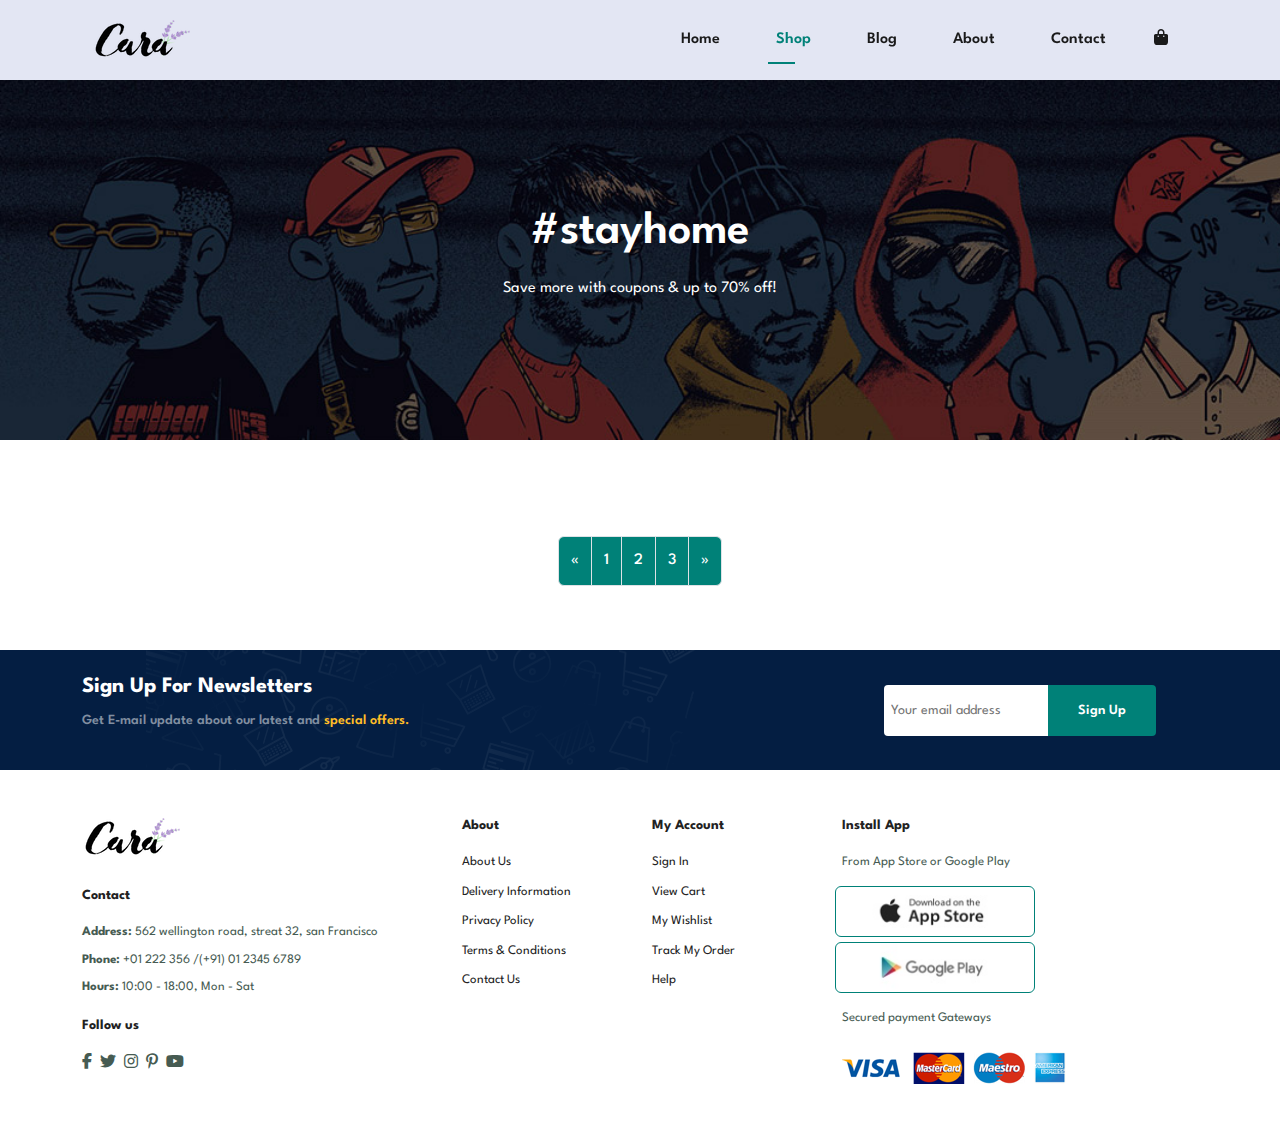
<file: shop.html>
<!DOCTYPE html>
<html lang="en">
  <head>
    <meta charset="UTF-8" />
    <meta name="viewport" content="width=device-width, initial-scale=1.0" />
    <link rel="stylesheet" href="css/all.min.css" />
    <link rel="stylesheet" href="css/owl.carousel.css" />
    <link rel="stylesheet" href="css/owl.theme.css" />
    <link rel="stylesheet" href="css/bootstrap.min.css" />
    <link rel="stylesheet" href="css/main.css" />
    <title>Cara</title>
  </head>
  <body>


    <nav class="header navbar navbar-expand-lg " id="header">
      <div class="container">
        <a href="#"><img src="img/logo.png" alt="logo" /></a>
        <button class="navbar-toggler" type="button" data-bs-toggle="collapse" data-bs-target="#navbarSupportedContent" aria-controls="navbarSupportedContent" aria-expanded="false" aria-label="Toggle navigation">
          <span class="navbar-toggler-icon"></span>
        </button>
        <div class="collapse navbar-collapse" id="navbarSupportedContent">
          <ul id="navbar" class="navbar-nav ms-auto mb-2 mb-lg-0">
            <li class="nav-item">
              <a class="nav-link " aria-current="page" href="/">Home</a>
            </li>
            <li class="nav-item">
              <a class="nav-link active" href="shop.html">Shop</a>
            </li>
            <li class="nav-item">
              <a class="nav-link" href="blog.html">Blog</a>
            </li>
            <li class="nav-item">
              <a class="nav-link" href="about.html">About</a>
            </li>
            <li class="nav-item">
              <a class="nav-link" href="contact.html">Contact</a>
            </li>
            <li>
              <a href="cart.html"><i class="fa fa-shopping-bag"></i></a>
            </li>
          </ul>
 
        </div>
      </div>
    </nav>





    <!-- start hero -->
    <section id="page-header">
      <h2>#stayhome</h2>
      <p>Save more with coupons & up to 70% off!</p>
    </section>
    <!-- end hero -->



    <!-- start featured product -->
    <section class="product1 py-5" id="product1">
      <div class="container">
        <div class="row gy-3" id="box">



          <nav aria-label="Page navigation" class="pt-5" id="pagination">
            <ul class="pagination justify-content-center">
              <li class="page-item">
                <a class="page-link" href="#" aria-label="Previous">
                  <span aria-hidden="true">&laquo;</span>
                </a>
              </li>
              <li class="page-item"><a class="page-link" href="#">1</a></li>
              <li class="page-item"><a class="page-link" href="#">2</a></li>
              <li class="page-item"><a class="page-link" href="#">3</a></li>
              <li class="page-item">
                <a class="page-link" href="#" aria-label="Next">
                  <span aria-hidden="true">&raquo;</span>
                </a>
              </li>
            </ul>
          </nav>
        </div>
      </div>

      
    </section>
    <!-- end featured product -->


 


    <!-- start newsletter -->
    <section class="newsletter py-4 " id="newsletter">
        <div class="container">
            <div class="row justify-content-between align-items-center">
                <div class="col-md-8">
                    <div class="newstext">
                        <h4>Sign Up For Newsletters</h4>
                        <p>Get E-mail update about our latest and <span>special offers.</span></p>
                    </div>
                </div>
                <div class="col-md-4">
                    <div class="form">
                        <input type="text" placeholder="Your email address">
                        <button class="normal">Sign Up</button>
                    </div>
                </div>

    </div>
    </div>
    </section>
    <!-- end newsletter -->


    <!-- start footer -->
    <footer class="py-5">
      <div class="container">
        <div class="row gy-5">
          <div class="col-lg-4 col-md-6">
            <img class="logo" src="img/logo.png" alt="">
            <h4>Contact</h4>
            <p><strong>Address: </strong>562 wellington road, streat 32, san Francisco</p>
            <p><strong>Phone: </strong>+01 222 356 /(+91) 01 2345 6789</p>
            <p><strong>Hours: </strong>10:00 - 18:00, Mon - Sat</p>
            <div class="follow">
              <h4>Follow us</h4>
              <div class="icon">
                <i class="fa fa-brands fa-facebook-f"></i>
                <i class="fa fa-brands fa-twitter"></i>
                <i class="fa fa-brands fa-instagram"></i>
                <i class="fa fa-brands fa-pinterest-p"></i>
                <i class="fa fa-brands fa-youtube"></i>

              </div>
            </div>
          </div>
          <div class="col-lg-2 col-md-3">
            <h4>About</h4>
            <a href="">About Us</a>
            <a href="">Delivery Information</a>
            <a href="">Privacy Policy</a>
            <a href="">Terms & Conditions</a>
            <a href="">Contact Us</a>
          </div>
          <div class="col-lg-2 col-md-3">
            <h4>My Account</h4>
            <a href="">Sign In</a>
            <a href="">View Cart</a>
            <a href="">My Wishlist</a>
            <a href="">Track My Order</a>
            <a href="">Help</a>
          </div>
          <div class="col-lg-4 col-md-6">
            <h4>Install App</h4>
            <p>From App Store or Google Play</p>
            <div class="row">
                <img class="pay " src="img/pay/app.jpg" alt="">
                <img class="pay " src="img/pay/play.jpg" alt="">
            </div>
            <p class="py-3">Secured payment Gateways</p>
            <img src="img/pay/pay.png"">
          </div>
        </div>
      </div>
    </footer>
    <!-- end footer -->

    <script src="js/bootstrap.bundle.min.js"></script>
    <script src="js/jquery-3.7.1.min.js"></script>
    <script src="js/owl.carousel.js"></script>
    <script src="js/main.js"></script>
  </body>
</html>
</file>
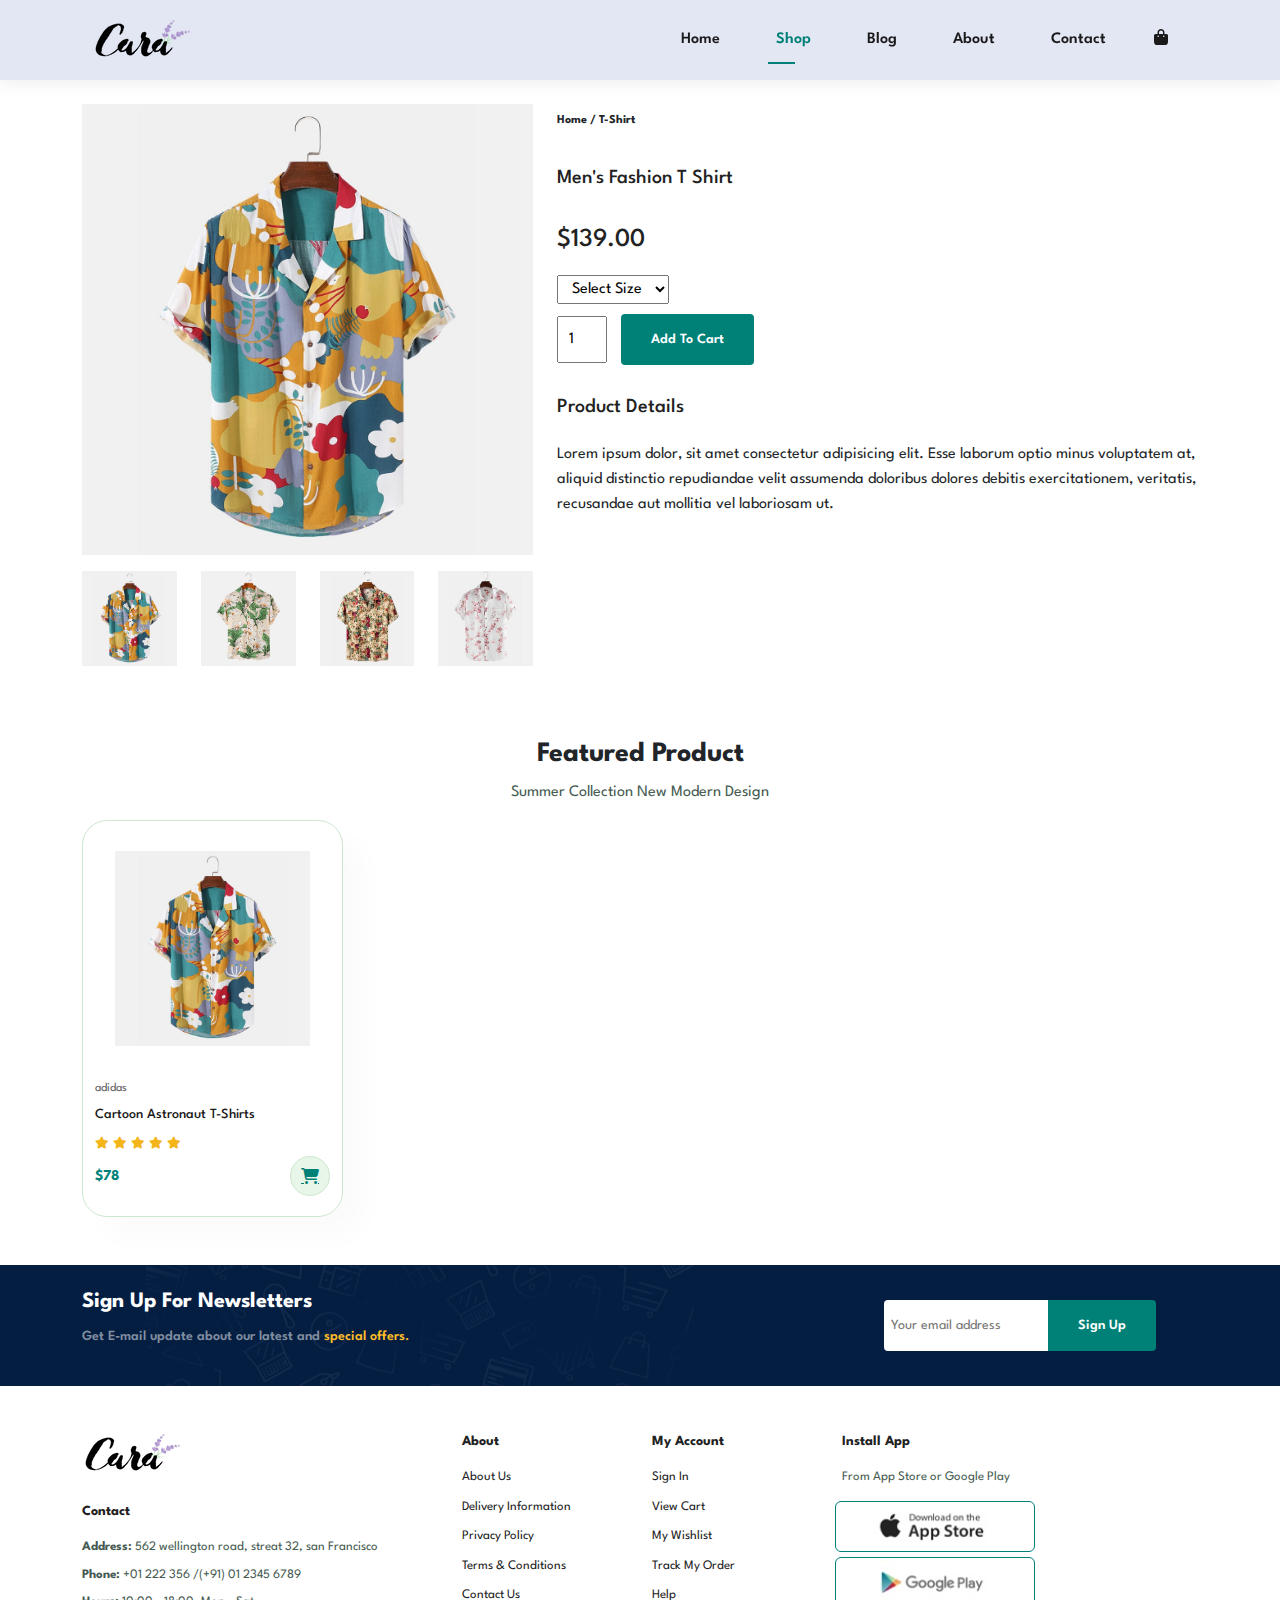
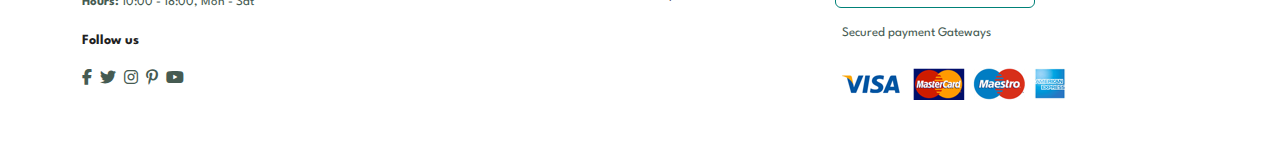
<file: singleProduct.html>
<!DOCTYPE html>
<html lang="en">
  <head>
    <meta charset="UTF-8" />
    <meta name="viewport" content="width=device-width, initial-scale=1.0" />
    <link rel="stylesheet" href="css/all.min.css" />
    <link rel="stylesheet" href="css/owl.carousel.css" />
    <link rel="stylesheet" href="css/owl.theme.css" />
    <link rel="stylesheet" href="css/bootstrap.min.css" />
    <link rel="stylesheet" href="css/main.css" />
    <title>Cara</title>
  </head>
  <body>

    <!-- start header -->
    <nav class="header navbar navbar-expand-lg " id="header">
      <div class="container">
        <a href="#"><img src="img/logo.png" alt="logo" /></a>
        <button class="navbar-toggler" type="button" data-bs-toggle="collapse" data-bs-target="#navbarSupportedContent" aria-controls="navbarSupportedContent" aria-expanded="false" aria-label="Toggle navigation">
          <span class="navbar-toggler-icon"></span>
        </button>
        <div class="collapse navbar-collapse" id="navbarSupportedContent">
          <ul id="navbar" class="navbar-nav ms-auto mb-2 mb-lg-0">
            <li class="nav-item">
              <a class="nav-link " aria-current="page" href="/">Home</a>
            </li>
            <li class="nav-item">
              <a class="nav-link active" href="shop.html">Shop</a>
            </li>
            <li class="nav-item">
              <a class="nav-link" href="blog.html">Blog</a>
            </li>
            <li class="nav-item">
              <a class="nav-link" href="about.html">About</a>
            </li>
            <li class="nav-item">
              <a class="nav-link" href="contact.html">Contact</a>
            </li>
            <li>
              <a href="cart.html"><i class="fa fa-shopping-bag"></i></a>
            </li>
          </ul>
 
        </div>
      </div>
    </nav>
    <!-- end header -->


    <!-- start productDetails -->
    <section id="productDetails" class="productDetails py-4">
        <div class="container">
            <div class="row">
                <div class="col-md-5">
                    <div class="row gy-3">
                        <div class="col-12">
                            <img src="img/products/f1.jpg" width="100%" id="mainImg" alt="">
                        </div>
                        <div class="col-3">
                            <div> <img src="img/products/f1.jpg" width="100%" alt="">                            </div>
                        </div>
                        <div class="col-3">
                            <div> <img src="img/products/f2.jpg" width="100%" alt="">                            </div>
                        </div>
                        <div class="col-3">
                            <div> <img src="img/products/f3.jpg" width="100%" alt="">                            </div>
                        </div>
                        <div class="col-3">
                            <div> <img src="img/products/f4.jpg" width="100%" alt="">                            </div>
                        </div>

                    </div>
                </div>
                <div class="col-md-7">
                    <h6>Home / T-Shirt</h6>
                    <h4>Men's Fashion T Shirt</h4>
                    <h2>$139.00</h2>
                    <select class="d-block">
                        <option>Select Size</option>
                        <option>XXL</option>
                        <option>XL</option>
                        <option>L</option>
                        <option>M</option>
                        <option>S</option>
                    </select>
                    <input type="number" value="1">
                    <button class="normal" id="addCard">Add To Cart</button>
                    <h4>Product Details</h4>
                    <span>Lorem ipsum dolor, sit amet consectetur adipisicing elit. Esse laborum optio minus voluptatem at, aliquid distinctio repudiandae velit assumenda doloribus dolores debitis exercitationem, veritatis, recusandae aut mollitia vel laboriosam ut.</span>
                </div>
            </div>
        </div>
    </section>
    <!-- end productDetails -->


    <!-- start featured product -->
    <section class="product1 py-5" id="product1">
        <div class="container">
          <div class="header-text text-center">
            <h3>Featured Product</h3>
            <p>Summer Collection New Modern Design</p>
          </div>
          <div class="row" id="box">
            <div class="col-md-3">
              <div class="box-card">
                <img class="w-100" src="img/products/f1.jpg" alt="" />
                <div class="desc">
                  <span>adidas</span>
                  <h5>Cartoon Astronaut T-Shirts</h5>
                  <div class="star">
                    <i class="fa fa-star"></i>
                    <i class="fa fa-star"></i>
                    <i class="fa fa-star"></i>
                    <i class="fa fa-star"></i>
                    <i class="fa fa-star"></i>
                  </div>
                  <div
                    class="price d-flex justify-content-between align-items-center"
                  >
                    <h4>$78</h4>
                    <a class="cart" href="#"
                      ><i class="fa fa-shopping-cart"></i
                    ></a>
                  </div>
                </div>
              </div>
            </div>
          </div>
        </div>
      </section>
      <!-- end featured product -->



 


    <!-- start newsletter -->
    <section class="newsletter py-4 " id="newsletter">
        <div class="container">
            <div class="row justify-content-between align-items-center">
                <div class="col-md-8">
                    <div class="newstext">
                        <h4>Sign Up For Newsletters</h4>
                        <p>Get E-mail update about our latest and <span>special offers.</span></p>
                    </div>
                </div>
                <div class="col-md-4">
                    <div class="form">
                        <input type="text" placeholder="Your email address">
                        <button class="normal">Sign Up</button>
                    </div>
                </div>

    </div>
    </div>
    </section>
    <!-- end newsletter -->


    <!-- start footer -->
    <footer class="py-5">
      <div class="container">
        <div class="row gy-5">
          <div class="col-lg-4 col-md-6">
            <img class="logo" src="img/logo.png" alt="">
            <h4>Contact</h4>
            <p><strong>Address: </strong>562 wellington road, streat 32, san Francisco</p>
            <p><strong>Phone: </strong>+01 222 356 /(+91) 01 2345 6789</p>
            <p><strong>Hours: </strong>10:00 - 18:00, Mon - Sat</p>
            <div class="follow">
              <h4>Follow us</h4>
              <div class="icon">
                <i class="fa fa-brands fa-facebook-f"></i>
                <i class="fa fa-brands fa-twitter"></i>
                <i class="fa fa-brands fa-instagram"></i>
                <i class="fa fa-brands fa-pinterest-p"></i>
                <i class="fa fa-brands fa-youtube"></i>

              </div>
            </div>
          </div>
          <div class="col-lg-2 col-md-3">
            <h4>About</h4>
            <a href="">About Us</a>
            <a href="">Delivery Information</a>
            <a href="">Privacy Policy</a>
            <a href="">Terms & Conditions</a>
            <a href="">Contact Us</a>
          </div>
          <div class="col-lg-2 col-md-3">
            <h4>My Account</h4>
            <a href="">Sign In</a>
            <a href="">View Cart</a>
            <a href="">My Wishlist</a>
            <a href="">Track My Order</a>
            <a href="">Help</a>
          </div>
          <div class="col-lg-4 col-md-6">
            <h4>Install App</h4>
            <p>From App Store or Google Play</p>
            <div class="row">
                <img class="pay " src="img/pay/app.jpg" alt="">
                <img class="pay " src="img/pay/play.jpg" alt="">
            </div>
            <p class="py-3">Secured payment Gateways</p>
            <img src="img/pay/pay.png"">
          </div>
        </div>
      </div>
    </footer>
    <!-- end footer -->

    <script src="js/bootstrap.bundle.min.js"></script>
    <script src="js/jquery-3.7.1.min.js"></script>
    <script src="js/owl.carousel.js"></script>
    <script src="js/main.js"></script>
  </body>
</html>
</file>
<file: css/main.css>
@import url("https://fonts.googleapis.com/css2?family=Spartan:wght@100;200;300;400;500;600;700;800;900&display=swap");

* {
  font-family: "Spartan", sans-serif;
}


/* Global Styles */

h1 {
    font-size: 50px;
    line-height: 64px;
    color: #222;
  }
  
  h2 {
    font-size: 46px;
    line-height: 54px;
    color: #222;
  }
  
  h4 {
    font-size: 20px;
    color: #222;
  }
  
  h6 {
    font-weight: 700;
    font-size: 12px;
  }
  
  p {
    font-size: 16px;
    color: #465b52;
    margin: 10px 0 15px 0;
  }
  button.normal{
    font-size: 14px;
    font-weight: 600;
    padding: 15px 30px;
    color: #000;
    background-color: #fff;
    border-radius: 4px;
    cursor: pointer;
    border: none;
    outline: none;
    transition: 0.2s;
  }
  button.whi{
    font-size: 13px;
    font-weight: 600;
    padding: 11px 18px;
    color: #fff;
    background-color: transparent;
    cursor: pointer;
    border: 1px solid #fff;
    outline: none;
    transition: 0.2s;
  }



/* start header */

#header{
    display: flex;
    align-items: center;
    justify-content: space-between;
    padding: 20px 80px ;
    background: #E3e6f3;
    box-shadow: 0 5px 15px rgba(0, 0, 0, 0.06);
    z-index: 999;
    position: sticky;
    top: 0;
    left: 0;
}
#navbar{
    display: flex;
    align-items: center;
    justify-content: center;
}
#navbar li{
list-style: none;
position: relative;
padding: 0 20px;
}
#navbar li a{
    text-decoration: none;
    font-size: 16px;
    font-weight: 600;
    color: #1a1a1a;
    transition: 0.3s ease;
}
#navbar li a:hover,
#navbar li a.active{
 color: #008178;
}
#navbar li a.active::after,
#navbar li a:hover::after{
 content: "";
 width: 30%;
 height: 2px;
 background: #008178;
 position: absolute;
 bottom: -4px;
 left: 20px;
}


/* hero page */

#hero{
    background-image: url(../img/hero4.png);
    background-position: top 25% right 0;
    background-size: cover;
    width: 100%;
    height: 90vh;
    padding: 0 80px;
    display: flex;
    flex-direction: column;
    align-items: flex-start;
    justify-content: center;
}
#hero h4{
    padding-bottom: 15px;
}
#hero h1{
color: #008178;
}
#hero button{
    background-image: url(../img/button.png);
    background-color: transparent;
    color: #008178;
    border: 0;
    padding: 14px 80px 14px 65px;
    background-repeat: no-repeat;
    cursor: pointer;
    font-weight: 700;
    font-size: 15px;
}


/* start feature */
#feature .box{
    padding: 25px 15px;
    box-shadow: 20px 20px 34px rgba(0, 0, 0, 0.03);
    border: 1px solid #cce7d0;
    border-radius: 4px;
}
#feature .box:hover{
    box-shadow: 10px 10px 54px rgba(70, 62, 221, 0.1);
}
#feature .box  h6{
    display: inline-block;
    padding: 9px 8px 6px 8px;
    line-height: 1;
    border-radius: 4px;
    color: #008178;
    background-color: #fddde4;
    margin-top: 10px;

}


/* start featured product */
#product1 .header-text h3{
  font-weight: 700;
}
#product1 .box-card{
  border: 1px solid #cce7d0;
  padding: 10px 12px;
  border-radius: 25px;
  cursor: pointer;
  box-shadow: 20px 20px 30px rgba(0, 0, 0, 0.02);
  height: 100%;
}
#product1 img{
  border-radius: 20px;
  max-height: 270px;
  padding: 20px;
}
#product1 .desc{
  padding: 10px 0;
}
#product1 .desc span{
  color: #606063;
  font-size: 12px;
}
#product1 .desc h5{
  padding-top: 7px;
  color: #1a1a1a;
  font-size: 14px;
}
#product1 .desc .fa-star{
  font-size: 12px;
  color: rgba(243, 181, 25);
}
#product1 .desc h4{
  padding-top: 7px;
  font-size: 15px;
  color: #008178;
  font-weight: 700;
}
#product1 .price .cart{
  width: 40px;
  height: 40px;
  line-height: 40px;
  border-radius: 50px;
  background-color: #e8f6ea;
  font-weight: 500;
  color: #008178;
  border: 1px solid #cce7d0;
  display: flex;
  align-items: center;
  justify-content: center;
}
#mainImg{
  max-height: 500px;
}
/* start banner */

#banner{
  text-align: center;
  background-image: url(../img/banner/b2.jpg);
  background-size: cover;
  background-position: center;
}
#banner h4{
  color: #fff;
  font-size: 16px;
}
#banner h2{
  color: #fff;
  font-size: 30px;
  padding: 10px 0;
}
#banner h2 span{
  color: #ef3636;

}
#banner button:hover{
  background: #008178;
  color: #fff;
}


/* start newsletter */
#newsletter{
  background-image: url(../img/banner/b14.png);
  background-repeat: no-repeat;
  background-position: 20% 30%;
  background-color: #041e42;
}
#newsletter h4{
  font-size: 22px;
  font-weight: 700;
  color: #fff;
}
#newsletter p{
  font-size: 14px;
  font-weight: 600;
  color: #818ea0;
}
#newsletter p span{
  color: #ffbd27;
}
#newsletter .form{
  display: flex;
  justify-content: center;
}
#newsletter input{
  padding: 0 .40em;
  font-size: 14px;
  border: 1px solid transparent;
  border-radius: 4px;
  outline: none;
  border-top-right-radius: 0;
  border-bottom-right-radius: 0;
}
#newsletter button{
  background-color: #008178;
  color: #fff;
  white-space: nowrap;
  border-top-left-radius: 0;
  border-bottom-left-radius: 0;
}

#sm-banner .banner-box{
  display: flex;
  flex-direction: column;
  justify-content: center;
  align-items: flex-start;
  padding: 30px;
  background-image: url(../img/banner/b17.jpg);
  width: 100%;
  height: 40vh;
  background-size: cover;
  background-position: center;

}
#sm-banner .banner-box2{
  background-image: url(../img/banner/b10.jpg);
}
#sm-banner .banner-box3{
  background-image: url(../img/banner/b7.jpg);
  height: 30vh;
}
#sm-banner .banner-box4{
  background-image: url(../img/banner/b4.jpg);
  height: 30vh;

}
#sm-banner .banner-box5{
  background-image: url(../img/banner/b18.jpg);
  height: 30vh;

}
#sm-banner h4{
  color: #fff;
  font-size: 20px;
  font-weight: 300;
}
#sm-banner h2{
  color: #fff;
  font-size: 28px;
  font-weight: 800;
}
#sm-banner span{
  color: #fff;
  font-size: 14px;
  font-weight: 500;
  padding-bottom: 15px;
}
#sm-banner .col-md-4 span{
  color: #ec554e;
  font-weight: 800;
}
#sm-banner .banner-box:hover button{
  background-color: #008178;
  border: 1px solid #008178;
}


/* start footer */
footer .logo{
  margin-bottom: 30px;
}
footer h4{
  font-size: 14px;
  padding-bottom: 10px;
  font-weight: 700;
}
footer p{
  font-size: 13px;
  margin: 0 0 8px 0;
}
footer a{
  display: block;
  font-size: 13px;
text-decoration: none;
color: #222;
margin-bottom: 10px;
}
footer .follow{
  margin-top: 20px;
}
footer .follow i{
  color: #465b52;
  padding-right: 4px;
  cursor: pointer;
}
footer .pay{
  border: 1px solid #008178;
  border-radius: 6px;
  margin-left: 5px;
  margin-top: 5px;
  width: 200px;
  cursor: pointer;
}
footer .follow i:hover,
footer a:hover{
  color: #008178;
}







/* shop page */

#page-header{
  background-image: url(../img/banner/b1.jpg);
  width: 100%;
  height: 40vh;
  background-size: cover;
  background-repeat: no-repeat;
  display: flex;
  justify-content: center;
  align-items: center;
  flex-direction: column;
  padding: 14px;
}
#page-header h2{
  font-weight: 600;
}
#page-header h2,
#page-header p{
  color: #fff;
}
#pagination a{
  background-color: #008178;
  color: #fff;
  padding: 12px;
  font-weight: 500;
}



/* product details */
#productDetails .col-md-7 h6{
  margin-top: 10px;
}
#productDetails .col-md-7 h4{
  padding: 30px 0 15px 0;
}
#productDetails .col-md-7 h2{
  font-size: 26px;
}
#productDetails .col-md-7 select{
  padding: 5px 10px;
  margin-bottom: 10px;
}
#productDetails .col-md-7 input{
  width: 50px;
  height: 47px;
  padding-left:10px ;
  font-size: 16px;
  margin-right: 10px;
}
#productDetails .col-md-7 button{
  background:#008178;
  color: #fff;
}
#productDetails .col-md-7 span{
  line-height: 25px;
}
#productDetails .col-3 img{
  cursor: pointer;
}




/* blog page */
#blog {
  padding: 90px 0 !important;
}
#page-header.blog-header{
  background-image: url(../img/banner/b19.jpg);
}
#blog img{
  width: 100%;
  height: 300px;
  object-fit: cover;
}
#blog a{
  text-decoration: none;
  font-size: 11px;
  color: #000;
  font-weight: 700;
  position: relative;
  transition: all .3s;
}
#blog a::after{
  content: "";
  width: 50px;
  height: 1px;
  background-color: #000;
  position: absolute;
  top: 4px;
  right: -60px;
  transition: all .3s;
}
#blog a:hover{
  color: #008178;
}
#blog a:hover::after{
  background-color: #008178;
}
#blog .row{
  position: relative;
  padding-bottom: 90px;

}
#blog h1{
  position: absolute;
  top: -40px;
  left: 0;
  font-size: 70px;
  font-weight: 700;
  color: #c9cbce;
  z-index: -9;
}




/* about page */
#page-header.about-header{
  background-image: url(../img/about/banner.png);
}

#about-app  video{
  margin-top: 30px;
  border-radius: 20px;
}


/* contact page */
#contact span,
#form-details span{
  font-size: 12px;
}
#contact h2,
#form-details h2{
  font-size: 26px;
  line-height: 35px;
  padding: 20px 0;
}
#contact h3{
  font-size: 16px;
  padding-bottom: 15px;
}
#contact li{
  list-style: none;
  display: flex;
  padding: 10px 0;
}
#contact li i{
  font-size: 14px;
  padding-right: 22px;
}
#contact li .fa{
  line-height: 1.4;
}
#contact li p{
  font-size: 14px;
  margin: 0;
}
#form-details{
  margin: 30px;
  padding: 80px;
  border: 1px solid #e1e1e1;
}
#form-details input,
#form-details textarea{
  width: 100%;
  padding: 12px 15px;
  outline: none;
  margin-bottom: 20px;
  border: 1px solid #e1e1e1;
}
#form-details button{
  background-color: #008178;
  color: #fff;
}
#form-details .col-md-4 div{
  padding-bottom: 25px;
  display: flex;
  align-items: flex-start;
}
#form-details .col-md-4 div img{
  width: 65px;
  height: 65px;
  object-fit: cover;
  margin-right: 15px;
}
#form-details .col-md-4 div p{
  margin: 0;
  font-size: 13px;
  line-height: 25px;
}
#form-details .col-md-4 div span{
  display: block;
  font-size: 16px;
  font-weight: 600;
  color: #000;
}


/* cart page */
#cart{
  overflow-x: auto;
}
#cart table{
  width: 100%;
  border-collapse: collapse;
  table-layout: fixed;
  white-space: nowrap;
}
#cart table img{
  width: 70px;
  
}
#cart table td:nth-child(1){
  width: 100px;
  text-align: center;
}
#cart table td:nth-child(2){
  width: 150px;
  text-align: center;
}
#cart table td:nth-child(3){
  width: 250px;
  text-align: center;
}
#cart table td:nth-child(4),
#cart table td:nth-child(5),
#cart table td:nth-child(6){
  width: 150px;
  text-align: center;
}
#cart table td:nth-child(5) input{
  width: 70px;
  padding: 10px 5px 10px 15px;
}
#cart table thead{
  border: 1px solid #e2e9e1;
  border-left: none;
  border-right: none;

}
#cart table thead td{
  font-weight: 700;
  text-transform: uppercase;
  font-size: 13px;
  padding: 18px 0;
}
#cart table tbody tr td{
  padding-top: 15px;
}
#cart table tbody td{
  font-size: 13px;
}

#cart-add h3{
  padding-bottom: 15px;
}
#cart-add input{
  padding: 10px 20px;
  outline: none;
  width: 60%;
  margin-right: 10px;
  border: 1px solid #e2e9e1;
}
#cart-add button{
  background-color: #008178;
  color: #fff;
  padding: 12px 20px;
}
#cart-add .totals{
  border:1px solid #e2e9e1 ;
  padding: 30px;
}
#cart-add table{
  border-collapse: collapse;
  width: 100%;
  margin-bottom: 20px;
}
#cart-add table td{
  width: 50%;
  border: 1px solid #e2e9e1;
  padding: 10px ;
  font-size: 13px;
}


@media screen and (max-width:799px){
  #form-details{
    padding: 40px;
  }
}
@media screen and (max-width: 600px) {
  .header .container{
  --bs-gutter-x: 0 !important;
  }
}
</file>
